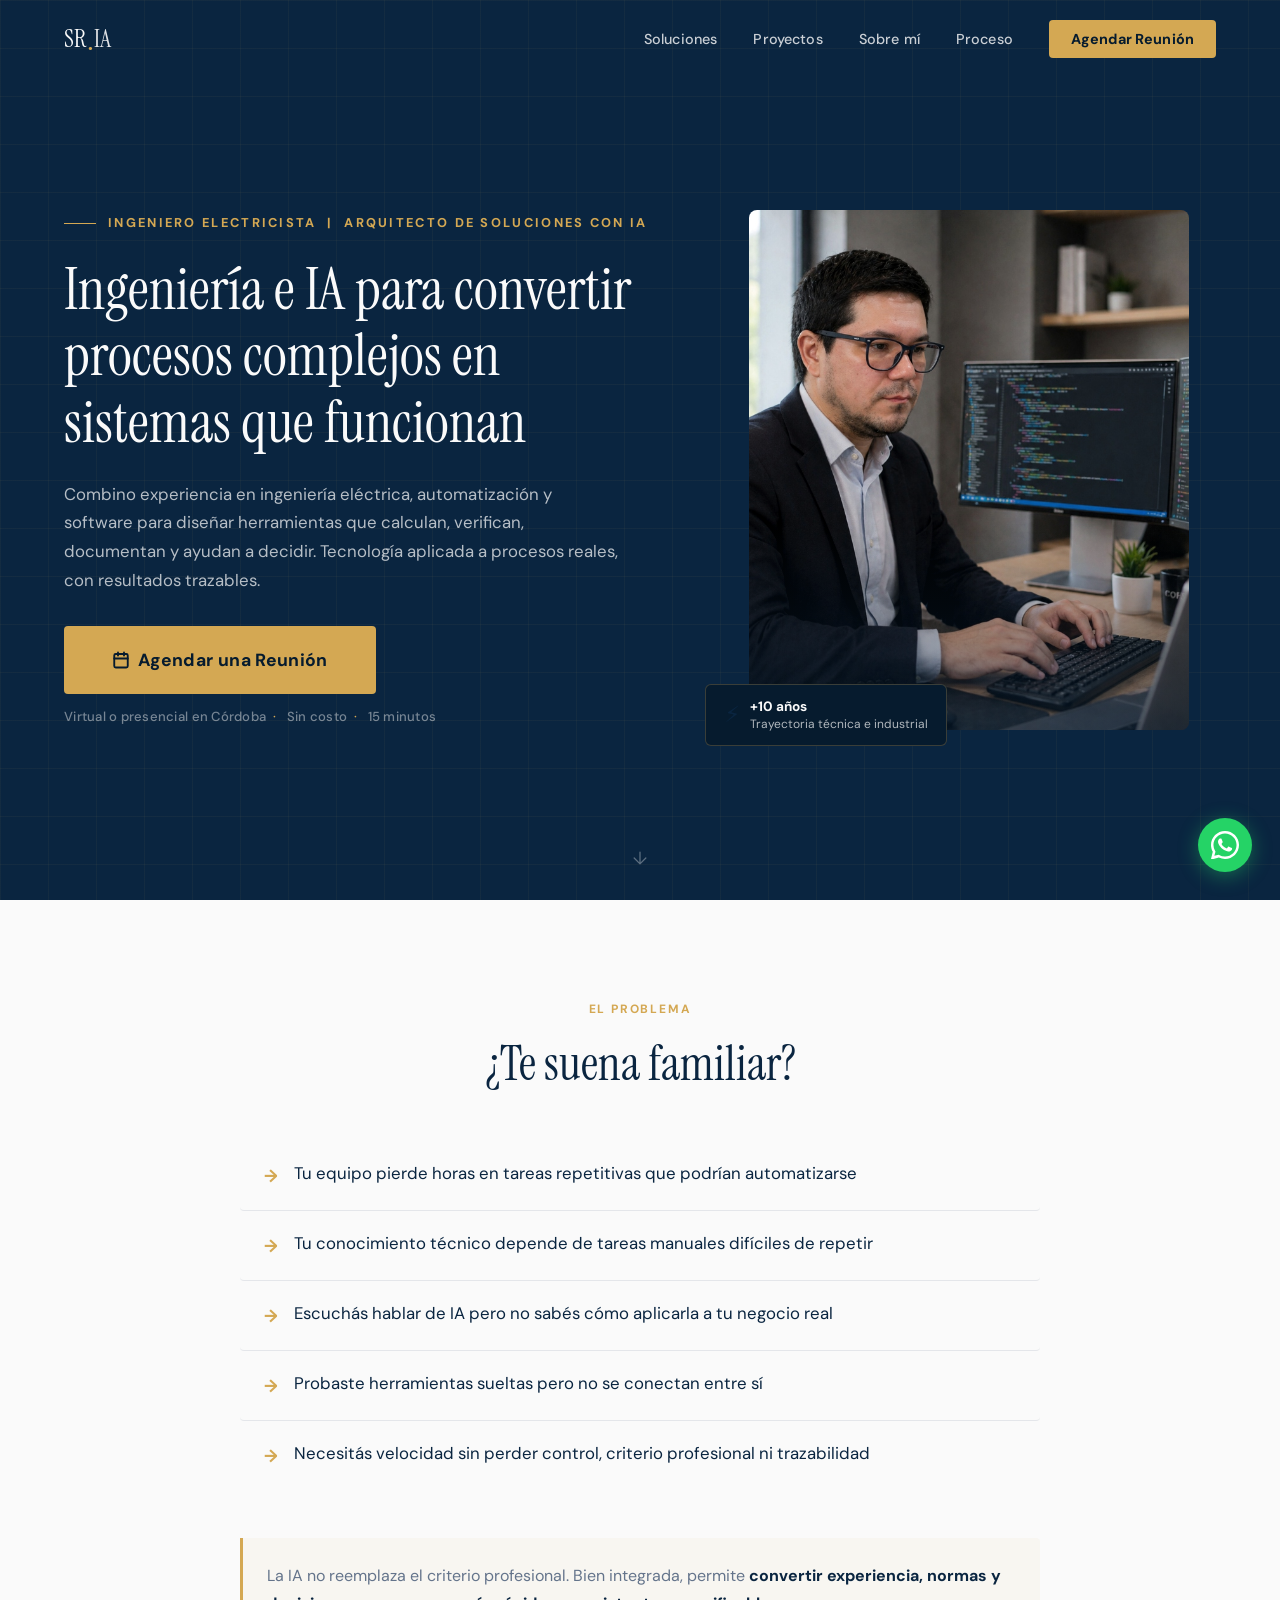
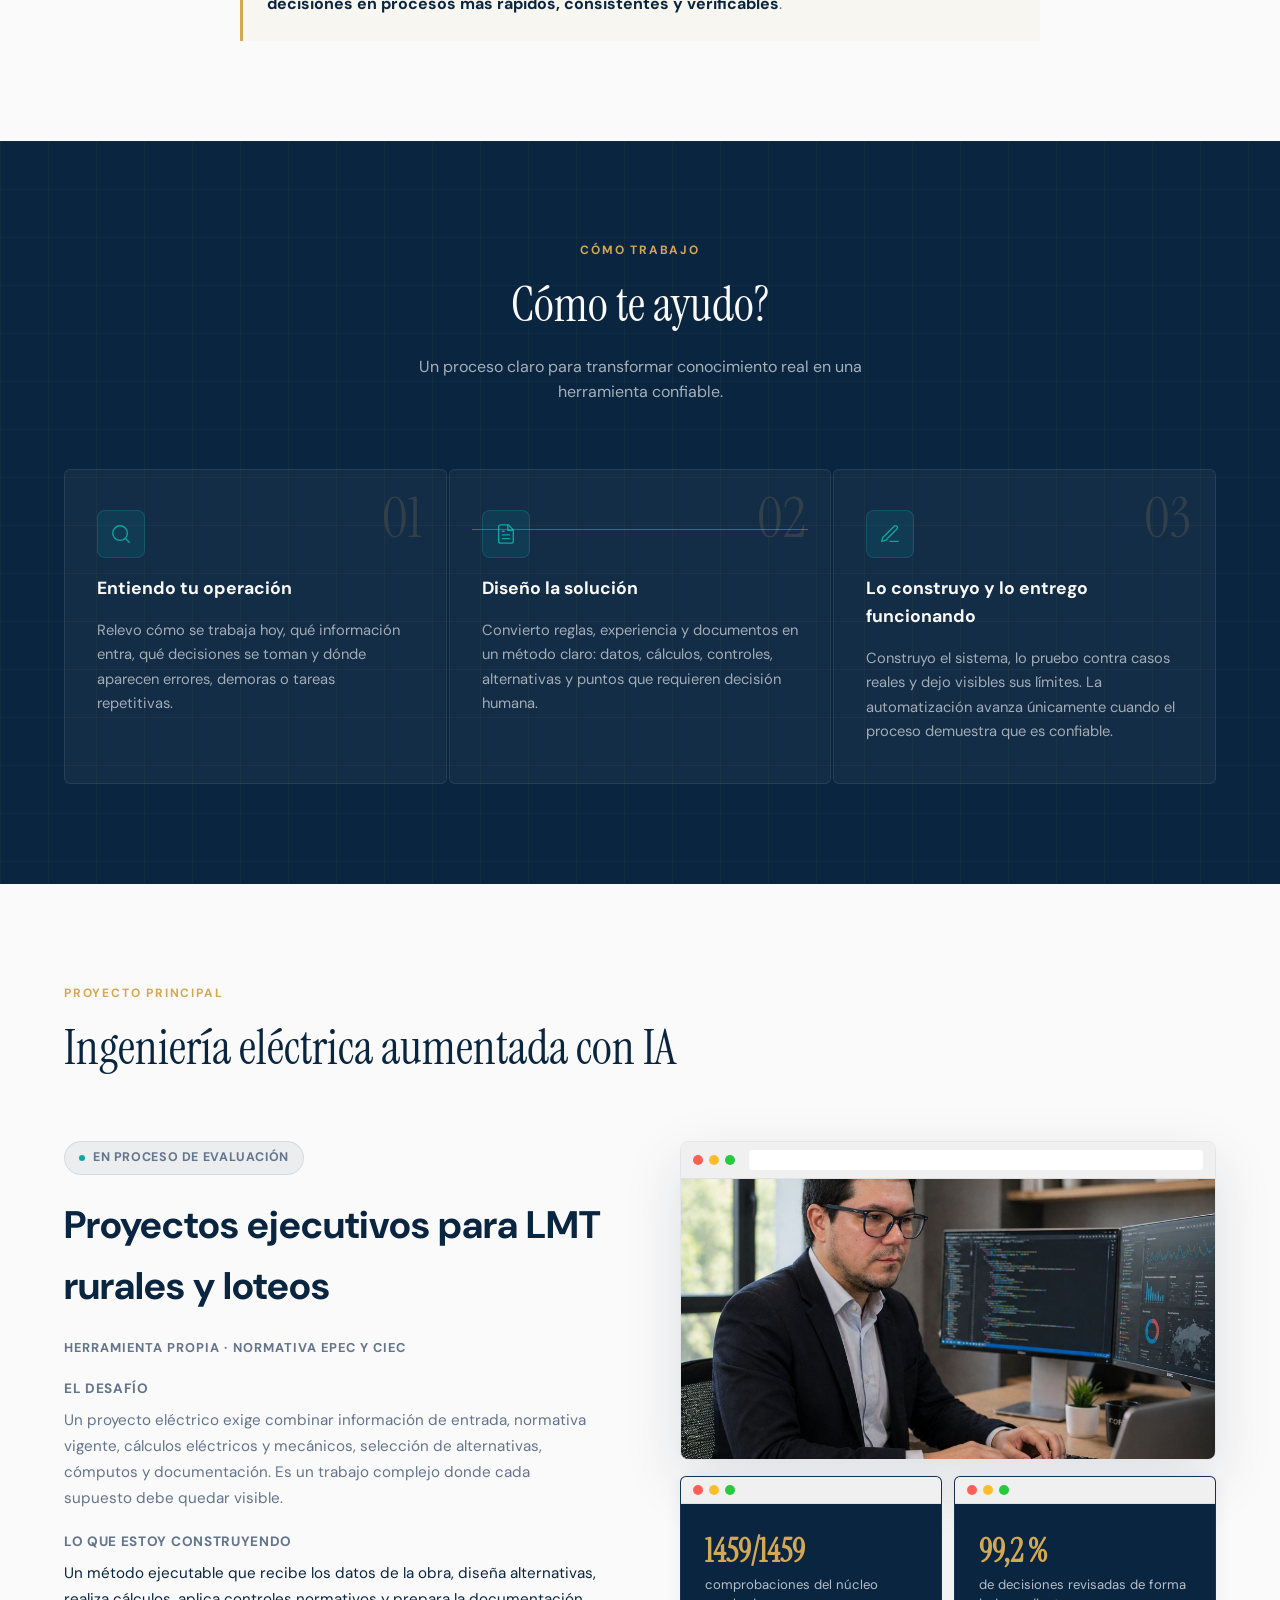
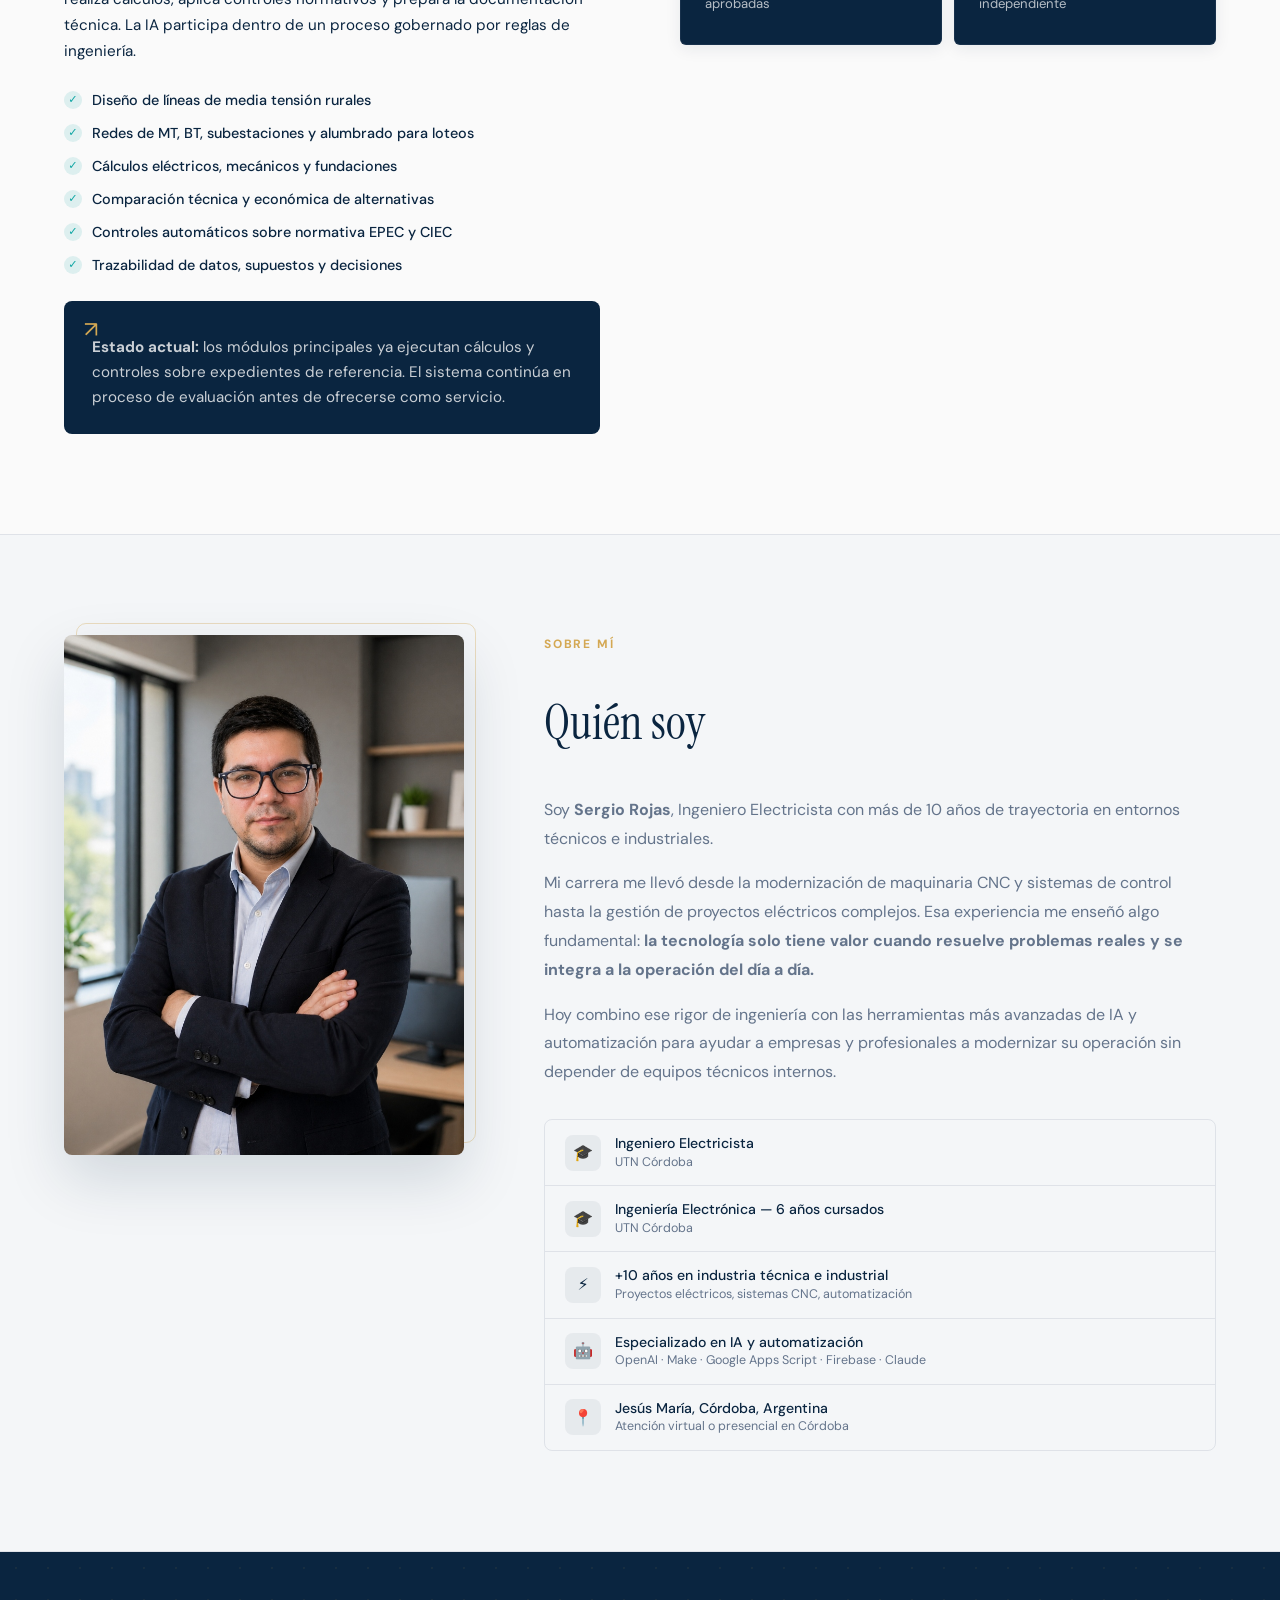
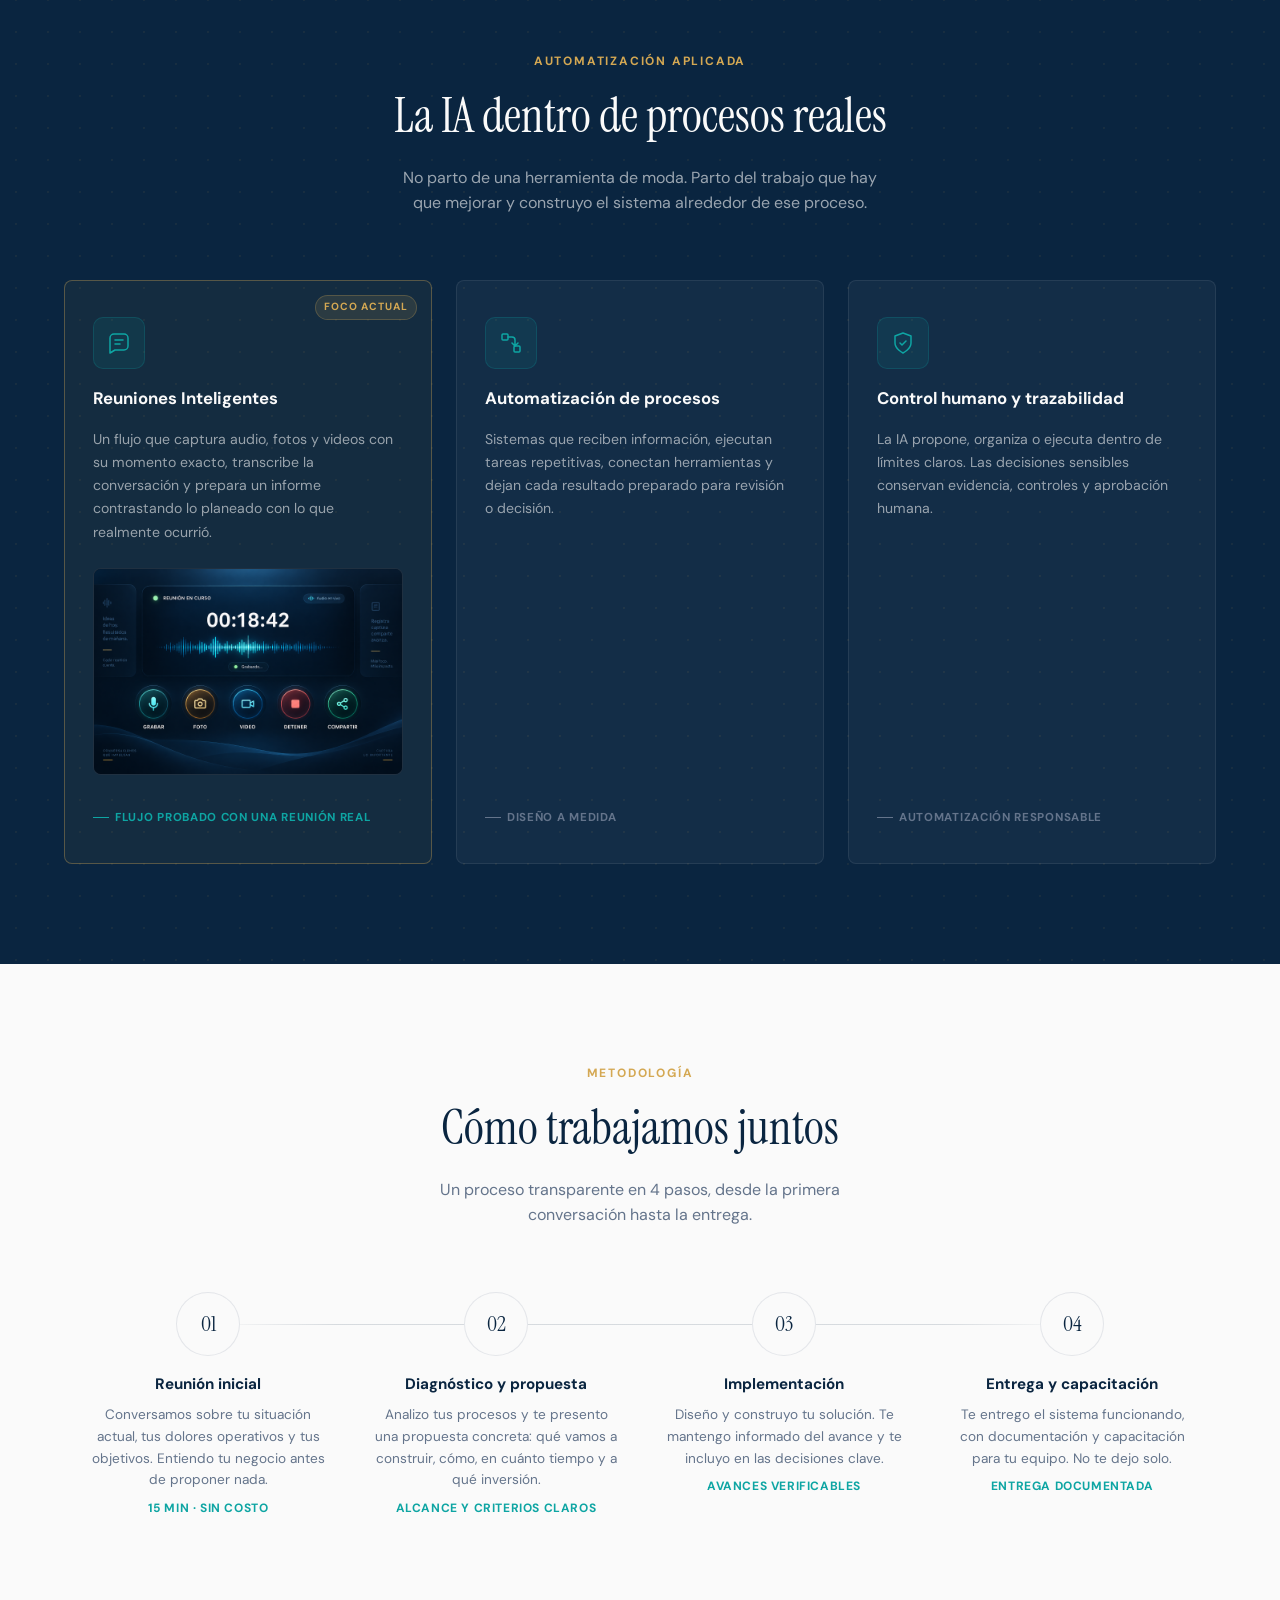
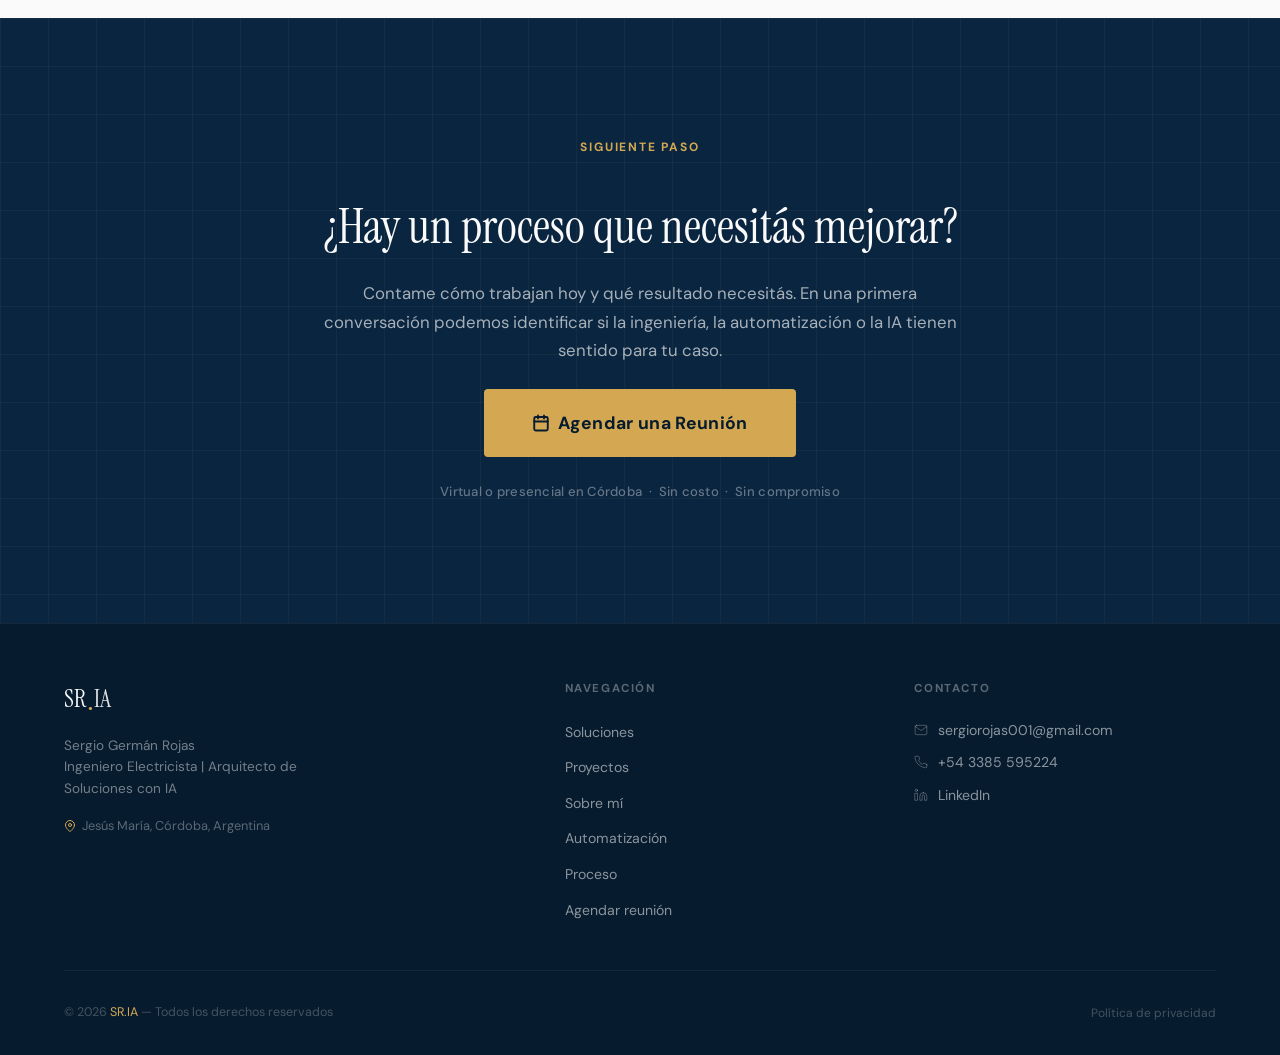
<file: index.html>
<!DOCTYPE html>
<html lang="es">
<head>
  <meta charset="UTF-8" />
  <meta name="viewport" content="width=device-width, initial-scale=1.0" />

  <!-- Google Search Console -->
  <meta name="google-site-verification" content="4U4uJUwh9jo7n9_C2tdCsdtSgpqYll49VVpbsHZ5dgk" />

  <!-- SEO -->
  <title>SR.IA | Ingeniería, IA aplicada y automatización de procesos</title>
  <meta name="description" content="Ing. Sergio Rojas: ingeniería eléctrica, inteligencia artificial aplicada y automatización de procesos profesionales. Proyectos concretos, sistemas verificables y soluciones a medida." />
  <meta name="robots" content="index, follow" />

  <!-- Canonical -->
  <link rel="canonical" href="https://srojas2020.github.io/sria/" />

  <!-- Open Graph -->
  <meta property="og:title" content="SR.IA | Ingeniería, IA aplicada y automatización" />
  <meta property="og:description" content="Combino ingeniería y software para transformar procesos técnicos y profesionales en sistemas claros, repetibles y verificables." />
  <meta property="og:type" content="website" />
  <meta property="og:locale" content="es_AR" />
  <meta property="og:url" content="https://srojas2020.github.io/sria/" />
  <meta property="og:site_name" content="SR.IA" />
  <meta property="og:image" content="https://srojas2020.github.io/sria/images/retrato.jpeg" />
  <meta property="og:image:alt" content="Sergio Rojas — Especialista en IA y Automatización para Empresas" />

  <!-- Twitter Card -->
  <meta name="twitter:card" content="summary_large_image" />
  <meta name="twitter:title" content="SR.IA | Ingeniería, IA aplicada y automatización" />
  <meta name="twitter:description" content="Ingeniería y software para transformar procesos técnicos y profesionales en sistemas verificables." />
  <meta name="twitter:image" content="https://srojas2020.github.io/sria/images/retrato.jpeg" />

  <!-- Schema.org JSON-LD -->
  <script type="application/ld+json">
  {
    "@context": "https://schema.org",
    "@graph": [
      {
        "@type": "Person",
        "@id": "https://srojas2020.github.io/sria/#sergio",
        "name": "Sergio Germán Rojas",
        "jobTitle": "Ingeniero Electricista y Especialista en IA y Automatización",
        "url": "https://srojas2020.github.io/sria/",
        "image": "https://srojas2020.github.io/sria/images/retrato.jpeg",
        "sameAs": [
          "https://linkedin.com/in/sergio-rojas-5a047173",
          "https://github.com/srojas2020"
        ],
        "address": {
          "@type": "PostalAddress",
          "addressLocality": "Jesús María",
          "addressRegion": "Córdoba",
          "addressCountry": "AR"
        }
      },
      {
        "@type": "Service",
        "@id": "https://srojas2020.github.io/sria/#servicio",
        "name": "Ingeniería, IA aplicada y automatización de procesos",
        "description": "Diseño e implementación de herramientas de ingeniería y sistemas de inteligencia artificial para automatizar procesos técnicos y profesionales.",
        "provider": { "@id": "https://srojas2020.github.io/sria/#sergio" },
        "serviceType": "Ingeniería y automatización de procesos con inteligencia artificial",
        "areaServed": {
          "@type": "Country",
          "name": "Argentina"
        },
        "url": "https://srojas2020.github.io/sria/"
      }
    ]
  }
  </script>

  <!-- Fonts -->
  <link rel="preconnect" href="https://fonts.googleapis.com" />
  <link rel="preconnect" href="https://fonts.gstatic.com" crossorigin />
  <link href="https://fonts.googleapis.com/css2?family=Instrument+Serif:ital@0;1&family=DM+Sans:wght@300;400;500;700&display=swap" rel="stylesheet" />

  <link rel="stylesheet" href="styles.css" />

  <!-- Favicon -->
  <link rel="icon" href="data:image/svg+xml,<svg xmlns='http://www.w3.org/2000/svg' viewBox='0 0 32 32'><rect width='32' height='32' fill='%230A2540'/><text x='4' y='24' font-family='serif' font-size='20' fill='%23D4A853'>S</text><circle cx='16' cy='22' r='2' fill='%23D4A853'/><text x='18' y='24' font-family='serif' font-size='14' fill='%23FAFAFA'>IA</text></svg>" />
  <link rel="apple-touch-icon" href="data:image/svg+xml,<svg xmlns='http://www.w3.org/2000/svg' viewBox='0 0 32 32'><rect width='32' height='32' fill='%230A2540'/><text x='4' y='24' font-family='serif' font-size='20' fill='%23D4A853'>S</text><circle cx='16' cy='22' r='2' fill='%23D4A853'/><text x='18' y='24' font-family='serif' font-size='14' fill='%23FAFAFA'>IA</text></svg>" />
</head>
<body>

  <!-- ============================================
       NAVIGATION
  ============================================ -->
  <nav class="navbar" role="navigation" aria-label="Navegación principal">
    <div class="container">
      <a href="#inicio" class="logo" aria-label="SR.IA - Inicio">
        <span class="logo-sr">SR</span><span class="logo-dot">.</span><span class="logo-ia">IA</span>
      </a>

      <ul class="nav-links" role="list">
        <li><a href="#solucion">Soluciones</a></li>
        <li><a href="#proyectos">Proyectos</a></li>
        <li><a href="#sobre-mi">Sobre mí</a></li>
        <li><a href="#proceso">Proceso</a></li>
        <li>
          <a href="#agendar" class="nav-cta">Agendar Reunión</a>
        </li>
      </ul>

      <button class="hamburger" aria-label="Abrir menú" aria-expanded="false">
        <span></span>
        <span></span>
        <span></span>
      </button>
    </div>
  </nav>

  <!-- Mobile Menu -->
  <div class="mobile-menu" role="dialog" aria-label="Menú móvil">
    <a href="#solucion">Soluciones</a>
    <a href="#proyectos">Proyectos</a>
    <a href="#sobre-mi">Sobre mí</a>
    <a href="#proceso">Proceso</a>
    <a href="#agendar" class="btn btn-primary">Agendar Reunión</a>
  </div>


  <!-- ============================================
       SECCIÓN 1: HERO
  ============================================ -->
  <section class="hero" id="inicio">
    <div class="container">
      <div class="hero-container">

        <!-- Content -->
        <div class="hero-content">
          <p class="hero-preheadline">
            Ingeniero Electricista &nbsp;|&nbsp; Arquitecto de Soluciones con IA
          </p>

          <h1 class="hero-h1">
            Ingeniería e IA para convertir procesos complejos en sistemas que funcionan
          </h1>

          <p class="hero-subheadline">
            Combino experiencia en ingeniería eléctrica, automatización y software para diseñar herramientas que calculan, verifican, documentan y ayudan a decidir. Tecnología aplicada a procesos reales, con resultados trazables.
          </p>

          <div class="hero-cta-group">
            <div>
              <a href="#agendar" class="btn btn-primary btn-lg">
                <svg width="18" height="18" viewBox="0 0 24 24" fill="none" stroke="currentColor" stroke-width="2.5" stroke-linecap="round" stroke-linejoin="round" aria-hidden="true">
                  <rect x="3" y="4" width="18" height="18" rx="2" ry="2"/>
                  <line x1="16" y1="2" x2="16" y2="6"/>
                  <line x1="8" y1="2" x2="8" y2="6"/>
                  <line x1="3" y1="10" x2="21" y2="10"/>
                </svg>
                Agendar una Reunión
              </a>
            </div>
            <p class="hero-microcopy">
              <span>Virtual o presencial en Córdoba</span>
              <span>Sin costo</span>
              <span>15 minutos</span>
            </p>
          </div>
        </div>

        <!-- Image -->
        <div class="hero-image-wrapper">
          <div class="hero-image-frame">
            <img
              src="images/ingeniero_trabajando.jpeg"
              alt="Sergio Rojas, Ingeniero Electricista especializado en IA"
              loading="eager"
            />
          </div>

          <div class="hero-badge">
            <span class="hero-badge-icon">⚡</span>
            <div class="hero-badge-text">
              <strong>+10 años</strong>
              Trayectoria técnica e industrial
            </div>
          </div>
        </div>

      </div>
    </div>

    <!-- Scroll indicator -->
    <div class="scroll-indicator" aria-hidden="true">
      <svg viewBox="0 0 24 24" fill="none" stroke-width="1.5" stroke-linecap="round" stroke-linejoin="round">
        <path d="M12 5v14M5 12l7 7 7-7"/>
      </svg>
    </div>
  </section>


  <!-- ============================================
       SECCIÓN 2: PROBLEMA
  ============================================ -->
  <section class="problema" id="problema">
    <div class="container">
      <div class="problema-inner">
        <span class="section-label fade-in">El problema</span>
        <h2 class="section-title fade-in fade-in-delay-1">¿Te suena familiar?</h2>

        <div class="problema-grid" role="list">
          <div class="pain-item fade-in fade-in-delay-1" role="listitem">
            <span class="pain-arrow" aria-hidden="true">→</span>
            <p class="pain-text">Tu equipo pierde horas en tareas repetitivas que podrían automatizarse</p>
          </div>
          <div class="pain-item fade-in fade-in-delay-2" role="listitem">
            <span class="pain-arrow" aria-hidden="true">→</span>
            <p class="pain-text">Tu conocimiento técnico depende de tareas manuales difíciles de repetir</p>
          </div>
          <div class="pain-item fade-in fade-in-delay-3" role="listitem">
            <span class="pain-arrow" aria-hidden="true">→</span>
            <p class="pain-text">Escuchás hablar de IA pero no sabés cómo aplicarla a tu negocio real</p>
          </div>
          <div class="pain-item fade-in fade-in-delay-4" role="listitem">
            <span class="pain-arrow" aria-hidden="true">→</span>
            <p class="pain-text">Probaste herramientas sueltas pero no se conectan entre sí</p>
          </div>
          <div class="pain-item fade-in" role="listitem">
            <span class="pain-arrow" aria-hidden="true">→</span>
            <p class="pain-text">Necesitás velocidad sin perder control, criterio profesional ni trazabilidad</p>
          </div>
        </div>

        <blockquote class="problema-close fade-in">
          La IA no reemplaza el criterio profesional. Bien integrada, permite <strong>convertir experiencia, normas y decisiones en procesos más rápidos, consistentes y verificables</strong>.
        </blockquote>
      </div>
    </div>
  </section>


  <!-- ============================================
       SECCIÓN 3: SOLUCIÓN
  ============================================ -->
  <section class="solucion" id="solucion">
    <div class="container">
      <div class="solucion-header fade-in">
        <span class="section-label">Cómo trabajo</span>
        <h2 class="section-title light">Cómo te ayudo?</h2>
        <p>Un proceso claro para transformar conocimiento real en una herramienta confiable.</p>
      </div>

      <div class="pilares-grid">

        <!-- Pilar 1 -->
        <div class="pilar-card fade-in fade-in-delay-1">
          <span class="pilar-number" aria-hidden="true">01</span>
          <div class="pilar-icon" aria-hidden="true">
            <!-- Lupa / Diagnóstico -->
            <svg viewBox="0 0 24 24" stroke-width="1.5" stroke-linecap="round" stroke-linejoin="round">
              <circle cx="11" cy="11" r="8"/>
              <path d="m21 21-4.35-4.35"/>
            </svg>
          </div>
          <h3 class="pilar-title">Entiendo tu operación</h3>
          <p class="pilar-text">Relevo cómo se trabaja hoy, qué información entra, qué decisiones se toman y dónde aparecen errores, demoras o tareas repetitivas.</p>
        </div>

        <!-- Pilar 2 -->
        <div class="pilar-card fade-in fade-in-delay-2">
          <span class="pilar-number" aria-hidden="true">02</span>
          <div class="pilar-icon" aria-hidden="true">
            <!-- Blueprint / Diseño -->
            <svg viewBox="0 0 24 24" stroke-width="1.5" stroke-linecap="round" stroke-linejoin="round">
              <path d="M14.5 2H6a2 2 0 0 0-2 2v16a2 2 0 0 0 2 2h12a2 2 0 0 0 2-2V7.5L14.5 2z"/>
              <polyline points="14 2 14 8 20 8"/>
              <line x1="16" y1="13" x2="8" y2="13"/>
              <line x1="16" y1="17" x2="8" y2="17"/>
              <line x1="10" y1="9" x2="8" y2="9"/>
            </svg>
          </div>
          <h3 class="pilar-title">Diseño la solución</h3>
          <p class="pilar-text">Convierto reglas, experiencia y documentos en un método claro: datos, cálculos, controles, alternativas y puntos que requieren decisión humana.</p>
        </div>

        <!-- Pilar 3 -->
        <div class="pilar-card fade-in fade-in-delay-3">
          <span class="pilar-number" aria-hidden="true">03</span>
          <div class="pilar-icon" aria-hidden="true">
            <!-- Engranaje / Implementación -->
            <svg viewBox="0 0 24 24" stroke-width="1.5" stroke-linecap="round" stroke-linejoin="round">
              <path d="M12 20h9"/>
              <path d="M16.5 3.5a2.121 2.121 0 0 1 3 3L7 19l-4 1 1-4L16.5 3.5z"/>
            </svg>
          </div>
          <h3 class="pilar-title">Lo construyo y lo entrego funcionando</h3>
          <p class="pilar-text">Construyo el sistema, lo pruebo contra casos reales y dejo visibles sus límites. La automatización avanza únicamente cuando el proceso demuestra que es confiable.</p>
        </div>

      </div>
    </div>
  </section>


  <!-- ============================================
       SECCIÓN 4: PROYECTO PRINCIPAL
  ============================================ -->
  <section class="caso" id="proyectos">
    <div class="container">
      <div class="caso-header fade-in">
        <span class="section-label">Proyecto principal</span>
        <h2 class="section-title">Ingeniería eléctrica aumentada con IA</h2>
      </div>

      <div class="caso-inner">

        <!-- Text -->
        <div class="caso-text">
          <span class="caso-badge">En proceso de evaluación</span>
          <h3 class="caso-title">Proyectos ejecutivos para LMT rurales y loteos</h3>
          <p style="font-size:0.8rem;font-weight:700;color:var(--support);letter-spacing:0.08em;text-transform:uppercase;">
            Herramienta propia · Normativa EPEC y CIEC
          </p>

          <div>
            <p style="font-size:0.85rem;font-weight:700;color:var(--support);letter-spacing:0.05em;text-transform:uppercase;margin-bottom:8px;">El desafío</p>
            <p class="caso-problem">
              Un proyecto eléctrico exige combinar información de entrada, normativa vigente, cálculos eléctricos y mecánicos, selección de alternativas, cómputos y documentación. Es un trabajo complejo donde cada supuesto debe quedar visible.
            </p>
          </div>

          <div>
            <p style="font-size:0.85rem;font-weight:700;color:var(--support);letter-spacing:0.05em;text-transform:uppercase;margin-bottom:8px;">Lo que estoy construyendo</p>
            <p class="caso-solution-text">
              Un método ejecutable que recibe los datos de la obra, diseña alternativas, realiza cálculos, aplica controles normativos y prepara la documentación técnica. La IA participa dentro de un proceso gobernado por reglas de ingeniería.
            </p>
          </div>

          <div class="caso-features" role="list">
            <div class="feature-item" role="listitem">
              <span class="feature-check" aria-hidden="true">✓</span>
              Diseño de líneas de media tensión rurales
            </div>
            <div class="feature-item" role="listitem">
              <span class="feature-check" aria-hidden="true">✓</span>
              Redes de MT, BT, subestaciones y alumbrado para loteos
            </div>
            <div class="feature-item" role="listitem">
              <span class="feature-check" aria-hidden="true">✓</span>
              Cálculos eléctricos, mecánicos y fundaciones
            </div>
            <div class="feature-item" role="listitem">
              <span class="feature-check" aria-hidden="true">✓</span>
              Comparación técnica y económica de alternativas
            </div>
            <div class="feature-item" role="listitem">
              <span class="feature-check" aria-hidden="true">✓</span>
              Controles automáticos sobre normativa EPEC y CIEC
            </div>
            <div class="feature-item" role="listitem">
              <span class="feature-check" aria-hidden="true">✓</span>
              Trazabilidad de datos, supuestos y decisiones
            </div>
          </div>

          <div class="caso-testimonial project-status-note">
            <p><strong>Estado actual:</strong> los módulos principales ya ejecutan cálculos y controles sobre expedientes de referencia. El sistema continúa en proceso de evaluación antes de ofrecerse como servicio.</p>
          </div>
        </div>

        <!-- Screenshots -->
        <div class="caso-screenshots fade-in fade-in-delay-2">

          <!-- Main screenshot -->
          <div class="screenshot-main">
            <div class="browser-bar" aria-hidden="true">
              <div class="browser-dot"></div>
              <div class="browser-dot"></div>
              <div class="browser-dot"></div>
              <div class="browser-bar-url"></div>
            </div>
            <!--
              Vista conceptual del flujo de ingeniería automatizada.
            -->
            <img
              class="screenshot-img"
              src="images/ingeniero_trabajando.jpeg"
              alt="Ingeniería eléctrica y automatización aplicada al desarrollo de proyectos ejecutivos"
              loading="lazy"
              onerror="this.style.display='none'; this.nextElementSibling.style.display='flex';"
            />
            <div class="screenshot-placeholder" style="display:none;">
              <svg viewBox="0 0 24 24" stroke-width="1.5" stroke-linecap="round" stroke-linejoin="round">
                <rect x="3" y="3" width="18" height="18" rx="2"/>
                <circle cx="8.5" cy="8.5" r="1.5"/>
                <polyline points="21 15 16 10 5 21"/>
              </svg>
              <span>Ingeniería + datos + controles normativos</span>
            </div>
          </div>

          <!-- Thumbnail screenshots -->
          <div class="screenshot-thumbnails">
            <div class="screenshot-thumb project-metric" aria-label="Validación del motor de cálculo">
              <div class="browser-bar" aria-hidden="true">
                <div class="browser-dot"></div>
                <div class="browser-dot"></div>
                <div class="browser-dot"></div>
              </div>
              <div class="metric-content"><strong>1459/1459</strong><span>comprobaciones del núcleo aprobadas</span></div>
            </div>

            <div class="screenshot-thumb project-metric" aria-label="Cobertura del revisor independiente">
              <div class="browser-bar" aria-hidden="true">
                <div class="browser-dot"></div>
                <div class="browser-dot"></div>
                <div class="browser-dot"></div>
              </div>
              <div class="metric-content"><strong>99,2 %</strong><span>de decisiones revisadas de forma independiente</span></div>
            </div>
          </div>
        </div>

      </div>
    </div>
  </section>


  <!-- ============================================
       SECCIÓN 5: SOBRE MÍ
  ============================================ -->
  <section class="sobre-mi" id="sobre-mi">
    <div class="container">
      <div class="sobre-inner">

        <!-- Image -->
        <div class="sobre-image-wrapper fade-in">
          <div class="sobre-image-frame">
            <!--
            -->
            <img
              src="images/retrato.jpeg"
              alt="Sergio Rojas — Ingeniero Electricista y especialista en IA"
              loading="lazy"
            />
          </div>
          <div class="sobre-image-accent" aria-hidden="true"></div>
        </div>

        <!-- Content -->
        <div class="sobre-content">
          <span class="section-label fade-in">Sobre mí</span>
          <h2 class="section-title fade-in fade-in-delay-1">Quién soy</h2>

          <div class="sobre-bio fade-in fade-in-delay-2">
            <p>
              Soy <strong>Sergio Rojas</strong>, Ingeniero Electricista con más de 10 años de trayectoria en entornos técnicos e industriales.
            </p>
            <p>
              Mi carrera me llevó desde la modernización de maquinaria CNC y sistemas de control hasta la gestión de proyectos eléctricos complejos. Esa experiencia me enseñó algo fundamental: <strong>la tecnología solo tiene valor cuando resuelve problemas reales y se integra a la operación del día a día.</strong>
            </p>
            <p>
              Hoy combino ese rigor de ingeniería con las herramientas más avanzadas de IA y automatización para ayudar a empresas y profesionales a modernizar su operación sin depender de equipos técnicos internos.
            </p>
          </div>

          <div class="credenciales fade-in fade-in-delay-3" role="list">
            <div class="credencial-item" role="listitem">
              <div class="credencial-icon" aria-hidden="true">🎓</div>
              <div class="credencial-text">
                Ingeniero Electricista
                <span>UTN Córdoba</span>
              </div>
            </div>
            <div class="credencial-item" role="listitem">
              <div class="credencial-icon" aria-hidden="true">🎓</div>
              <div class="credencial-text">
                Ingeniería Electrónica — 6 años cursados
                <span>UTN Córdoba</span>
              </div>
            </div>
            <div class="credencial-item" role="listitem">
              <div class="credencial-icon" aria-hidden="true">⚡</div>
              <div class="credencial-text">
                +10 años en industria técnica e industrial
                <span>Proyectos eléctricos, sistemas CNC, automatización</span>
              </div>
            </div>
            <div class="credencial-item" role="listitem">
              <div class="credencial-icon" aria-hidden="true">🤖</div>
              <div class="credencial-text">
                Especializado en IA y automatización
                <span>OpenAI · Make · Google Apps Script · Firebase · Claude</span>
              </div>
            </div>
            <div class="credencial-item" role="listitem">
              <div class="credencial-icon" aria-hidden="true">📍</div>
              <div class="credencial-text">
                Jesús María, Córdoba, Argentina
                <span>Atención virtual o presencial en Córdoba</span>
              </div>
            </div>
          </div>
        </div>

      </div>
    </div>
  </section>


  <!-- ============================================
       SECCIÓN 6: AUTOMATIZACIÓN Y PROYECTO COMPLEMENTARIO
  ============================================ -->
  <section class="sectores" id="automatizacion">
    <div class="container">
      <div class="sectores-header fade-in">
        <span class="section-label">Automatización aplicada</span>
        <h2 class="section-title light">La IA dentro de procesos reales</h2>
        <p>No parto de una herramienta de moda. Parto del trabajo que hay que mejorar y construyo el sistema alrededor de ese proceso.</p>
      </div>

      <div class="sectores-grid">

        <!-- Proyecto complementario -->
        <div class="sector-card featured fade-in fade-in-delay-1">
          <div class="sector-icon" aria-hidden="true">
            <!-- Conversación y evidencia -->
            <svg viewBox="0 0 24 24" stroke-width="1.5" stroke-linecap="round" stroke-linejoin="round">
              <path d="M21 15a4 4 0 0 1-4 4H8l-5 3V7a4 4 0 0 1 4-4h10a4 4 0 0 1 4 4z"/>
              <path d="M8 9h8M8 13h5"/>
            </svg>
          </div>
          <h3 class="sector-title">Reuniones Inteligentes</h3>
          <p class="sector-text">
            Un flujo que captura audio, fotos y videos con su momento exacto, transcribe la conversación y prepara un informe contrastando lo planeado con lo que realmente ocurrió.
          </p>
          <img class="project-card-image" src="images/reuniones-inteligentes-v2.png" alt="Interfaz conceptual de Reuniones Inteligentes con controles para grabar, tomar fotos, registrar video, detener y compartir" loading="lazy" />
          <span class="sector-tag active">Flujo probado con una reunión real</span>
        </div>

        <!-- Enfoque 2 -->
        <div class="sector-card fade-in fade-in-delay-2">
          <div class="sector-icon" aria-hidden="true">
            <!-- Flujo -->
            <svg viewBox="0 0 24 24" stroke-width="1.5" stroke-linecap="round" stroke-linejoin="round">
              <rect x="3" y="3" width="6" height="6" rx="1"/>
              <rect x="15" y="15" width="6" height="6" rx="1"/>
              <path d="M9 6h4a3 3 0 0 1 3 3v6M13 12l3 3 3-3"/>
            </svg>
          </div>
          <h3 class="sector-title">Automatización de procesos</h3>
          <p class="sector-text">
            Sistemas que reciben información, ejecutan tareas repetitivas, conectan herramientas y dejan cada resultado preparado para revisión o decisión.
          </p>
          <span class="sector-tag">Diseño a medida</span>
        </div>

        <!-- Enfoque 3 -->
        <div class="sector-card fade-in fade-in-delay-3">
          <div class="sector-icon" aria-hidden="true">
            <!-- Control -->
            <svg viewBox="0 0 24 24" stroke-width="1.5" stroke-linecap="round" stroke-linejoin="round">
              <path d="M12 22s8-4 8-10V5l-8-3-8 3v7c0 6 8 10 8 10z"/>
              <path d="m9 12 2 2 4-4"/>
            </svg>
          </div>
          <h3 class="sector-title">Control humano y trazabilidad</h3>
          <p class="sector-text">
            La IA propone, organiza o ejecuta dentro de límites claros. Las decisiones sensibles conservan evidencia, controles y aprobación humana.
          </p>
          <span class="sector-tag">Automatización responsable</span>
        </div>

      </div>
    </div>
  </section>


  <!-- ============================================
       SECCIÓN 7: PROCESO
  ============================================ -->
  <section class="proceso" id="proceso">
    <div class="container">
      <div class="proceso-header fade-in">
        <span class="section-label">Metodología</span>
        <h2 class="section-title">Cómo trabajamos juntos</h2>
        <p>Un proceso transparente en 4 pasos, desde la primera conversación hasta la entrega.</p>
      </div>

      <div class="proceso-steps">

        <div class="step fade-in fade-in-delay-1">
          <div class="step-number-wrapper" aria-hidden="true">
            <span class="step-number">01</span>
          </div>
          <div class="step-content">
            <h3 class="step-title">Reunión inicial</h3>
            <p class="step-text">
              Conversamos sobre tu situación actual, tus dolores operativos y tus objetivos. Entiendo tu negocio antes de proponer nada.
            </p>
            <span class="step-meta">15 min · Sin costo</span>
          </div>
        </div>

        <div class="step fade-in fade-in-delay-2">
          <div class="step-number-wrapper" aria-hidden="true">
            <span class="step-number">02</span>
          </div>
          <div class="step-content">
            <h3 class="step-title">Diagnóstico y propuesta</h3>
            <p class="step-text">
              Analizo tus procesos y te presento una propuesta concreta: qué vamos a construir, cómo, en cuánto tiempo y a qué inversión.
            </p>
            <span class="step-meta">Alcance y criterios claros</span>
          </div>
        </div>

        <div class="step fade-in fade-in-delay-3">
          <div class="step-number-wrapper" aria-hidden="true">
            <span class="step-number">03</span>
          </div>
          <div class="step-content">
            <h3 class="step-title">Implementación</h3>
            <p class="step-text">
              Diseño y construyo tu solución. Te mantengo informado del avance y te incluyo en las decisiones clave.
            </p>
            <span class="step-meta">Avances verificables</span>
          </div>
        </div>

        <div class="step fade-in fade-in-delay-4">
          <div class="step-number-wrapper" aria-hidden="true">
            <span class="step-number">04</span>
          </div>
          <div class="step-content">
            <h3 class="step-title">Entrega y capacitación</h3>
            <p class="step-text">
              Te entrego el sistema funcionando, con documentación y capacitación para tu equipo. No te dejo solo.
            </p>
            <span class="step-meta">Entrega documentada</span>
          </div>
        </div>

      </div>
    </div>
  </section>


  <!-- ============================================
       SECCIÓN 8: CTA FINAL
  ============================================ -->
  <section class="cta-final" id="agendar">
    <div class="container">
      <div class="cta-final-inner">
        <span class="section-label fade-in">Siguiente paso</span>
        <h2 class="fade-in fade-in-delay-1">¿Hay un proceso que necesitás mejorar?</h2>
        <p class="fade-in fade-in-delay-2">
          Contame cómo trabajan hoy y qué resultado necesitás. En una primera conversación podemos identificar si la ingeniería, la automatización o la IA tienen sentido para tu caso.
        </p>
        <div class="fade-in fade-in-delay-3">
          <a
            href="https://calendly.com/sergiorojas001/30min"
            target="_blank"
            rel="noopener noreferrer"
            class="btn btn-primary btn-lg"
          >
            <svg width="18" height="18" viewBox="0 0 24 24" fill="none" stroke="currentColor" stroke-width="2.5" stroke-linecap="round" stroke-linejoin="round" aria-hidden="true">
              <rect x="3" y="4" width="18" height="18" rx="2" ry="2"/>
              <line x1="16" y1="2" x2="16" y2="6"/>
              <line x1="8" y1="2" x2="8" y2="6"/>
              <line x1="3" y1="10" x2="21" y2="10"/>
            </svg>
            Agendar una Reunión
          </a>
        </div>
        <p class="cta-final-microcopy fade-in fade-in-delay-4">
          Virtual o presencial en Córdoba &nbsp;·&nbsp; Sin costo &nbsp;·&nbsp; Sin compromiso
        </p>
      </div>
    </div>
  </section>


  <!-- ============================================
       FOOTER
  ============================================ -->
  <footer class="footer" role="contentinfo">
    <div class="container">
      <div class="footer-inner">

        <!-- Brand -->
        <div class="footer-brand">
          <a href="#inicio" class="logo" aria-label="SR.IA - Inicio">
            <span class="logo-sr">SR</span><span class="logo-dot">.</span><span class="logo-ia">IA</span>
          </a>
          <p class="footer-tagline">
            Sergio Germán Rojas<br />
            Ingeniero Electricista | Arquitecto de Soluciones con IA
          </p>
          <p class="footer-location">
            <svg viewBox="0 0 24 24" fill="none" stroke-width="2" stroke-linecap="round" stroke-linejoin="round" aria-hidden="true">
              <path d="M21 10c0 7-9 13-9 13s-9-6-9-13a9 9 0 0 1 18 0z"/>
              <circle cx="12" cy="10" r="3"/>
            </svg>
            Jesús María, Córdoba, Argentina
          </p>
        </div>

        <!-- Nav -->
        <div class="footer-col">
          <h4>Navegación</h4>
          <ul class="footer-links" role="list">
            <li><a href="#solucion">Soluciones</a></li>
            <li><a href="#proyectos">Proyectos</a></li>
            <li><a href="#sobre-mi">Sobre mí</a></li>
            <li><a href="#automatizacion">Automatización</a></li>
            <li><a href="#proceso">Proceso</a></li>
            <li><a href="#agendar">Agendar reunión</a></li>
          </ul>
        </div>

        <!-- Contact -->
        <div class="footer-col">
          <h4>Contacto</h4>
          <div class="footer-contact-item">
            <svg class="footer-contact-icon" viewBox="0 0 24 24" fill="none" stroke-width="1.5" stroke-linecap="round" stroke-linejoin="round" aria-hidden="true">
              <path d="M4 4h16c1.1 0 2 .9 2 2v12c0 1.1-.9 2-2 2H4c-1.1 0-2-.9-2-2V6c0-1.1.9-2 2-2z"/>
              <polyline points="22,6 12,13 2,6"/>
            </svg>
            <a href="mailto:sergiorojas001@gmail.com">sergiorojas001@gmail.com</a>
          </div>
          <div class="footer-contact-item">
            <svg class="footer-contact-icon" viewBox="0 0 24 24" fill="none" stroke-width="1.5" stroke-linecap="round" stroke-linejoin="round" aria-hidden="true">
              <path d="M22 16.92v3a2 2 0 0 1-2.18 2 19.79 19.79 0 0 1-8.63-3.07A19.5 19.5 0 0 1 4.69 13a19.79 19.79 0 0 1-3.07-8.67A2 2 0 0 1 3.77 2h3a2 2 0 0 1 2 1.72c.127.96.361 1.903.7 2.81a2 2 0 0 1-.45 2.11L7.91 9.91a16 16 0 0 0 6.18 6.18l1.17-1.17a2 2 0 0 1 2.11-.45c.907.339 1.85.573 2.81.7A2 2 0 0 1 22 16.92z"/>
            </svg>
            <a href="tel:+543385595224">+54 3385 595224</a>
          </div>
          <div class="footer-contact-item">
            <svg class="footer-contact-icon" viewBox="0 0 24 24" fill="none" stroke-width="1.5" stroke-linecap="round" stroke-linejoin="round" aria-hidden="true">
              <path d="M16 8a6 6 0 0 1 6 6v7h-4v-7a2 2 0 0 0-2-2 2 2 0 0 0-2 2v7h-4v-7a6 6 0 0 1 6-6z"/>
              <rect x="2" y="9" width="4" height="12"/>
              <circle cx="4" cy="4" r="2"/>
            </svg>
            <a href="https://linkedin.com/in/sergio-rojas-5a047173" target="_blank" rel="noopener noreferrer">LinkedIn</a>
          </div>
        </div>

      </div>

      <div class="footer-bottom">
        <p class="footer-copyright">
          © 2026 <span>SR.IA</span> — Todos los derechos reservados
        </p>
        <nav class="footer-legal" aria-label="Legal">
          <a href="privacidad.html">Política de privacidad</a>
        </nav>
      </div>
    </div>
  </footer>


  <!-- WhatsApp flotante -->
  <a
    href="https://wa.me/543385595224?text=Hola%20Sergio%2C%20me%20interesa%20conocer%20m%C3%A1s%20sobre%20tus%20soluciones%20de%20IA"
    class="whatsapp-float"
    target="_blank"
    rel="noopener noreferrer"
    aria-label="Contactar por WhatsApp"
  >
    <svg viewBox="0 0 24 24" xmlns="http://www.w3.org/2000/svg" aria-hidden="true">
      <path d="M17.472 14.382c-.297-.149-1.758-.867-2.03-.967-.273-.099-.471-.148-.67.15-.197.297-.767.966-.94 1.164-.173.199-.347.223-.644.075-.297-.15-1.255-.463-2.39-1.475-.883-.788-1.48-1.761-1.653-2.059-.173-.297-.018-.458.13-.606.134-.133.298-.347.446-.52.149-.174.198-.298.298-.497.099-.198.05-.371-.025-.52-.075-.149-.669-1.612-.916-2.207-.242-.579-.487-.5-.669-.51-.173-.008-.371-.01-.57-.01-.198 0-.52.074-.792.372-.272.297-1.04 1.016-1.04 2.479 0 1.462 1.065 2.875 1.213 3.074.149.198 2.096 3.2 5.077 4.487.709.306 1.262.489 1.694.625.712.227 1.36.195 1.871.118.571-.085 1.758-.719 2.006-1.413.248-.694.248-1.289.173-1.413-.074-.124-.272-.198-.57-.347z"/>
      <path d="M12 0C5.373 0 0 5.373 0 12c0 2.128.558 4.121 1.533 5.851L.066 23.734a.5.5 0 0 0 .615.625l6.064-1.595A11.94 11.94 0 0 0 12 24c6.627 0 12-5.373 12-12S18.627 0 12 0zm0 21.9a9.875 9.875 0 0 1-5.03-1.376l-.36-.214-3.736.981.999-3.647-.235-.374A9.87 9.87 0 0 1 2.1 12c0-5.461 4.439-9.9 9.9-9.9 5.461 0 9.9 4.439 9.9 9.9 0 5.461-4.439 9.9-9.9 9.9z"/>
    </svg>
  </a>


  <script src="script.js"></script>
</body>
</html>
</file>
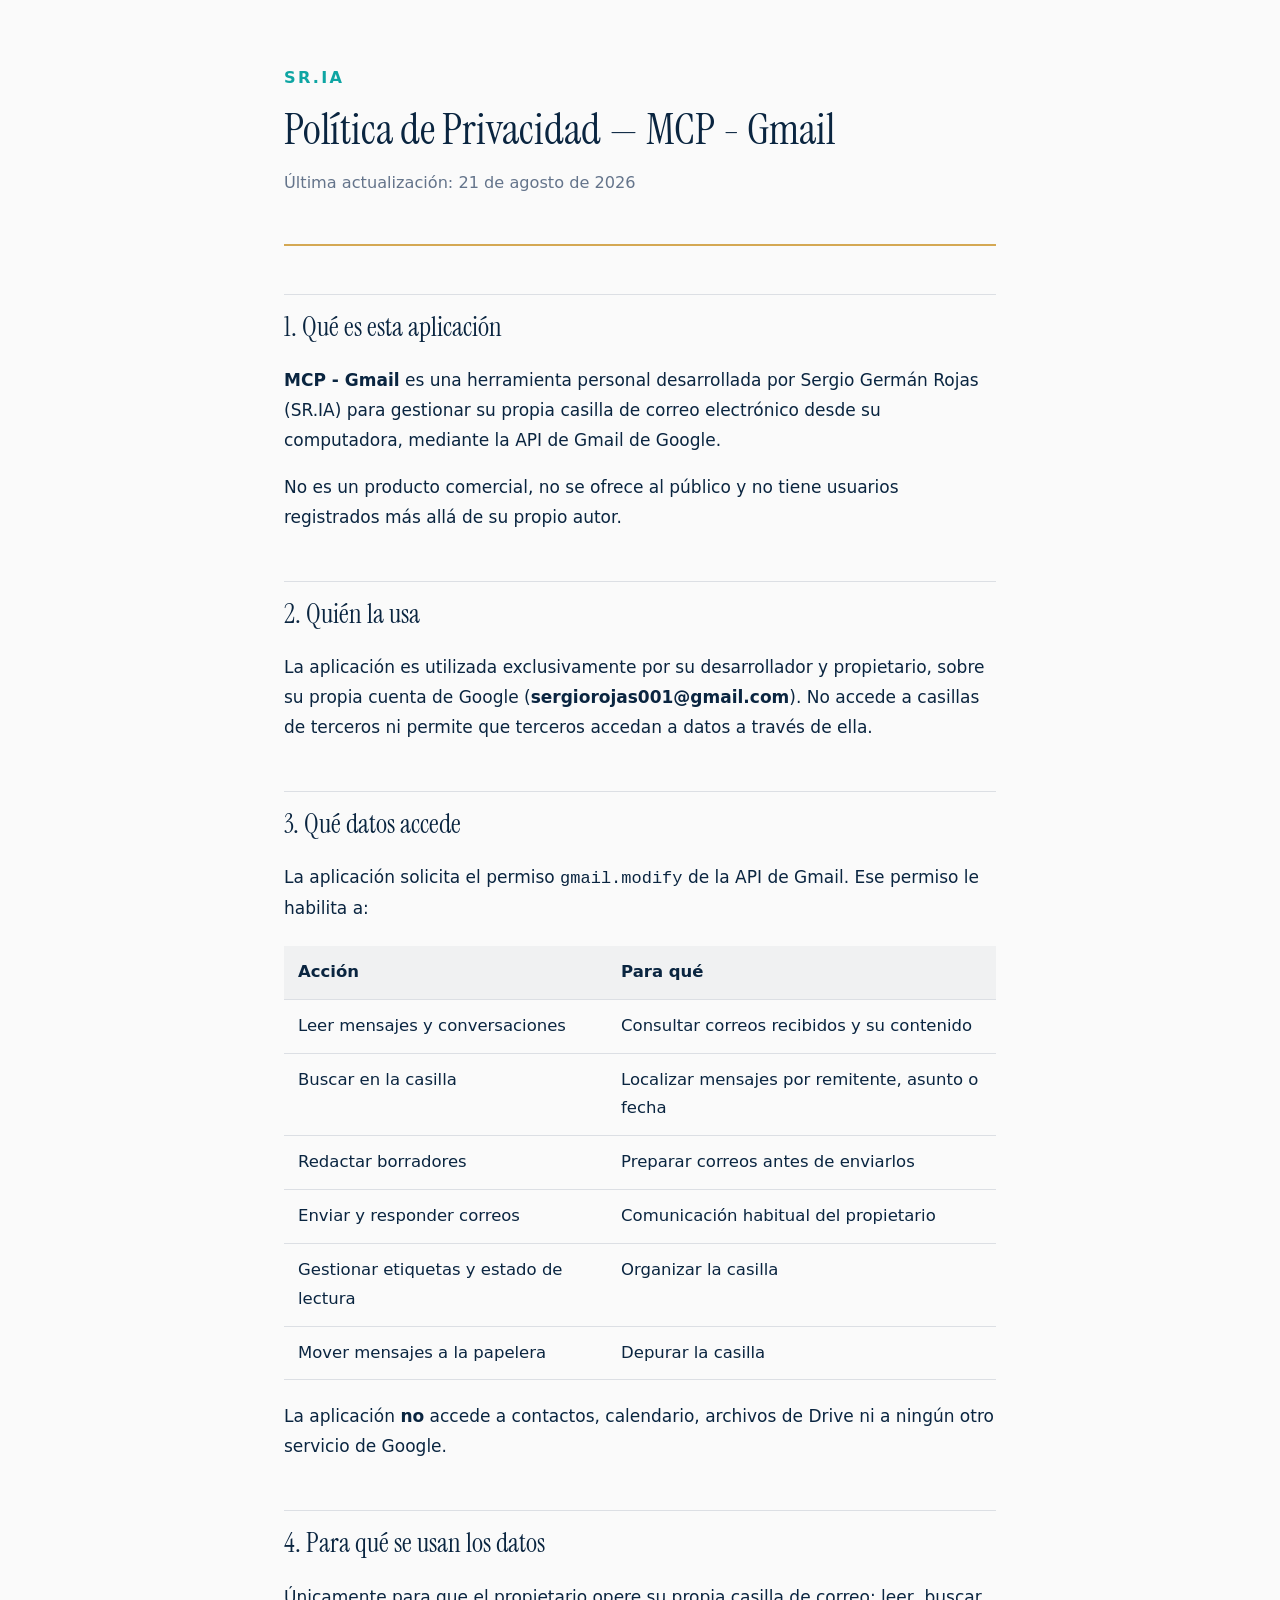
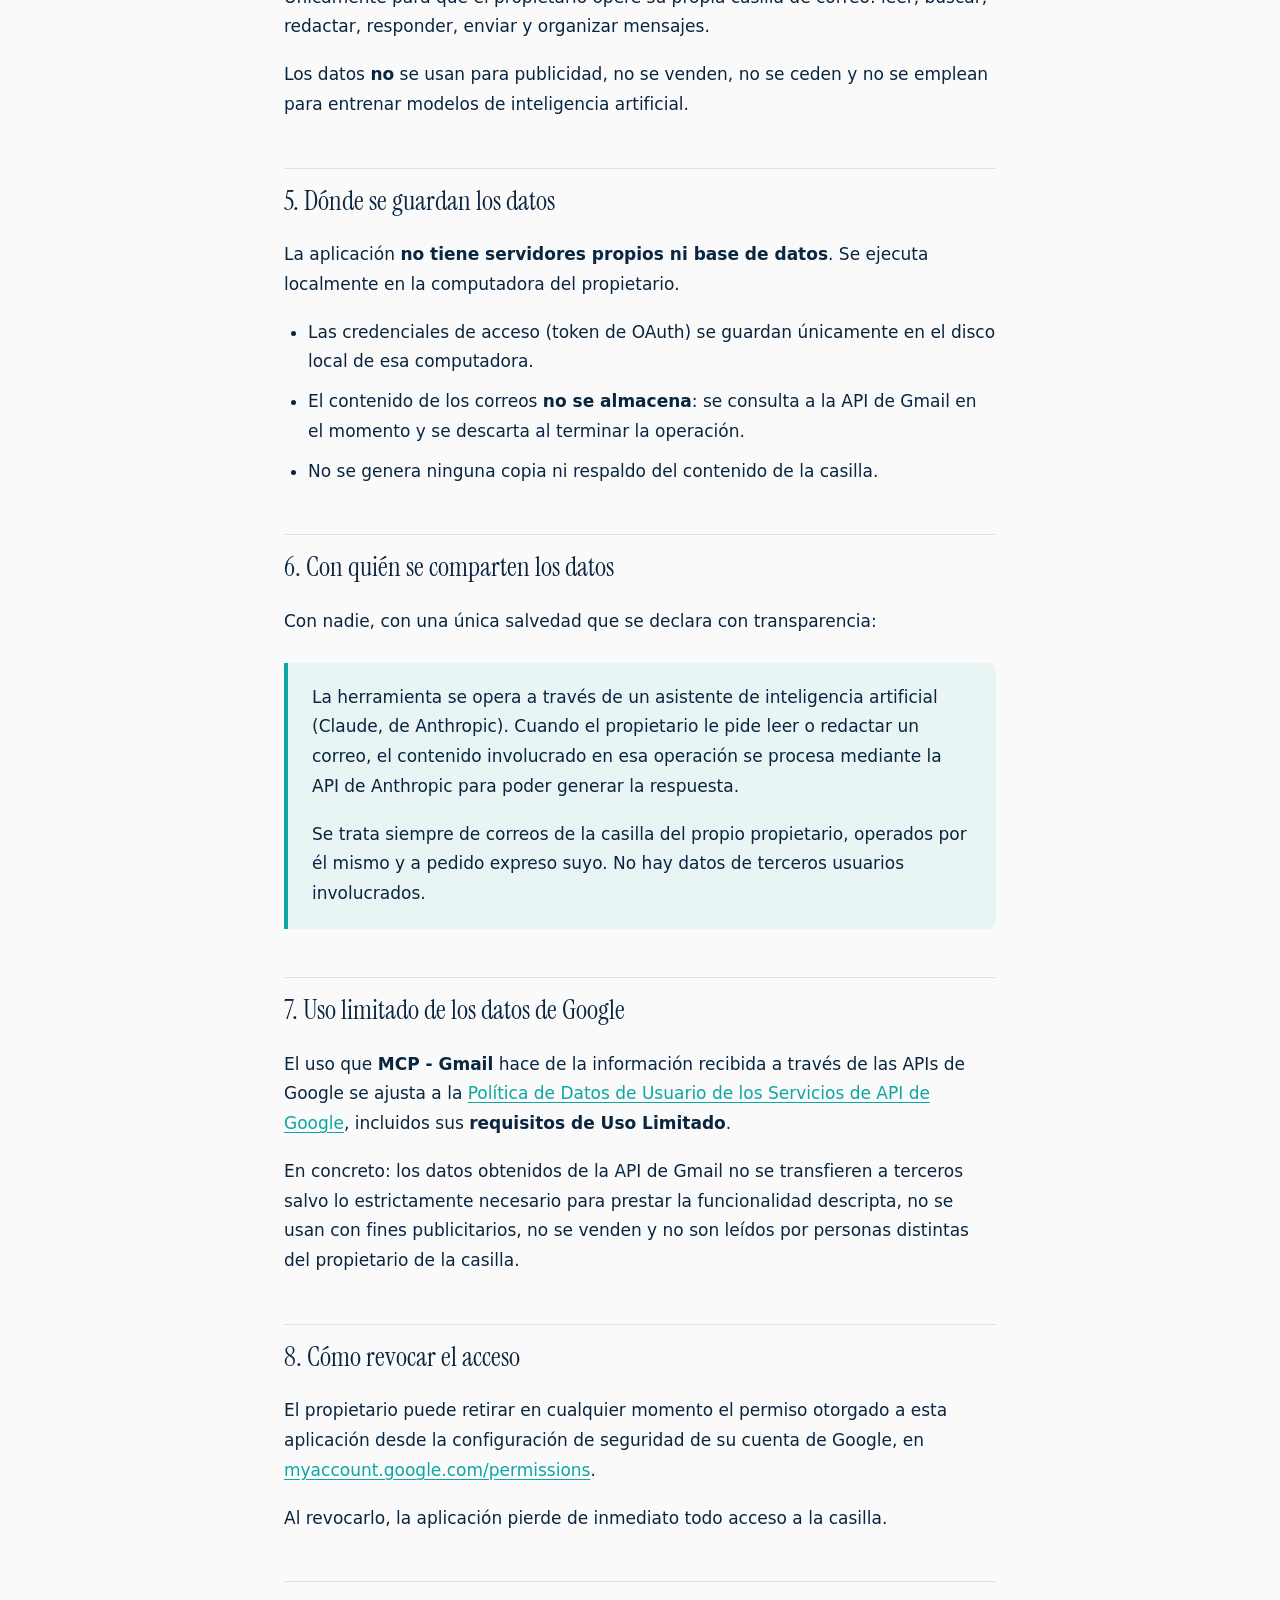
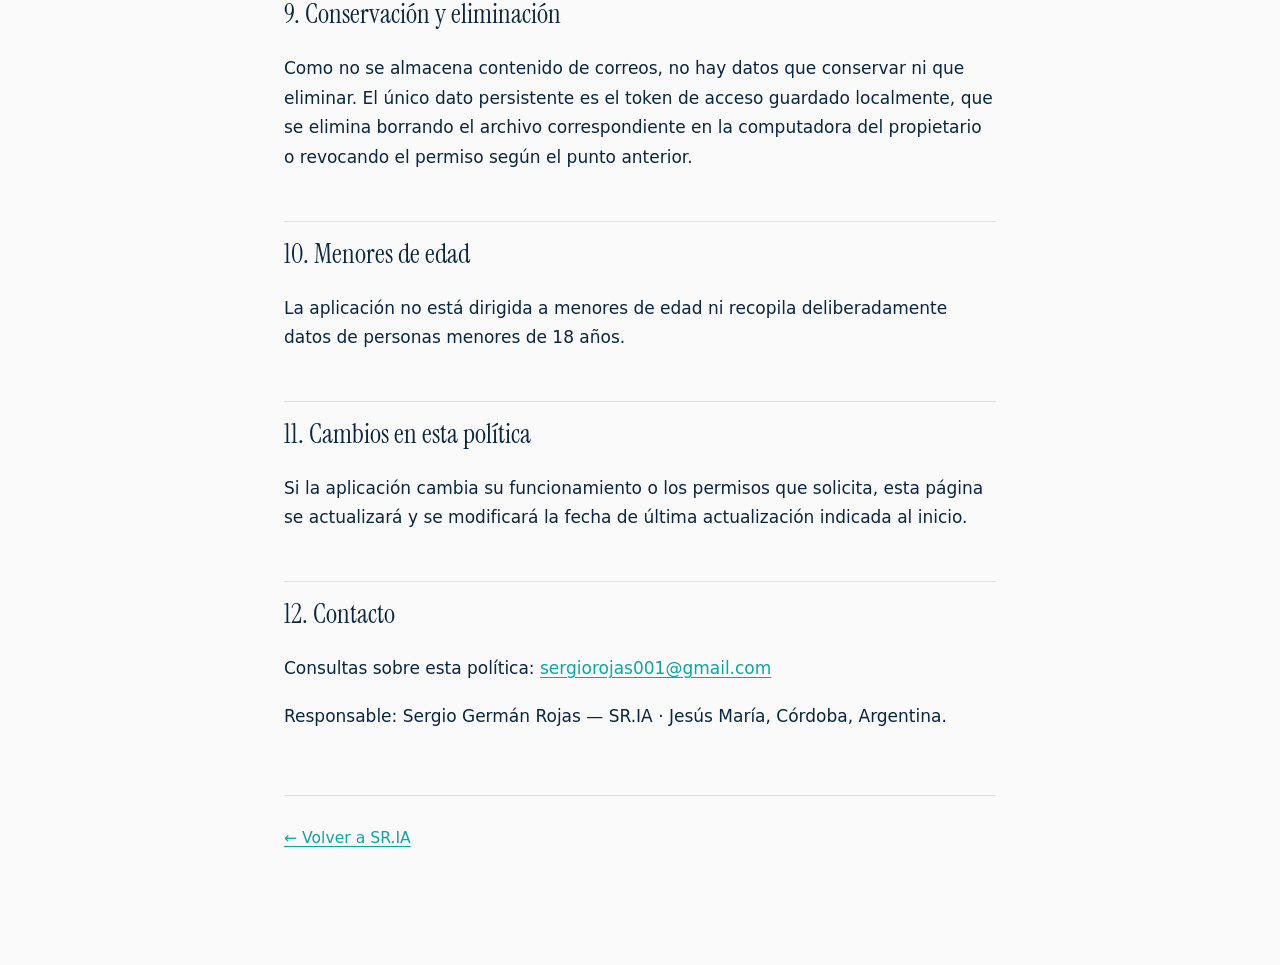
<file: privacidad.html>
<!DOCTYPE html>
<html lang="es">
<head>
  <meta charset="UTF-8" />
  <meta name="viewport" content="width=device-width, initial-scale=1.0" />

  <title>Política de Privacidad | MCP - Gmail — SR.IA</title>
  <meta name="description" content="Política de privacidad de la aplicación MCP - Gmail, herramienta personal de uso propio desarrollada por Sergio Germán Rojas (SR.IA)." />
  <meta name="robots" content="index, follow" />
  <link rel="canonical" href="https://srojas2020.github.io/sria/privacidad.html" />

  <link rel="preconnect" href="https://fonts.googleapis.com" />
  <link rel="preconnect" href="https://fonts.gstatic.com" crossorigin />
  <link href="https://fonts.googleapis.com/css2?family=Instrument+Serif:ital@0;1&family=Satoshi:wght@300;400;500;700&display=swap" rel="stylesheet" />

  <style>
    *, *::before, *::after { box-sizing: border-box; margin: 0; padding: 0; }

    :root {
      --primary: #0A2540;
      --secondary: #FAFAFA;
      --accent: #D4A853;
      --support: #64748B;
      --tech: #0EA5A3;
      --border: rgba(100, 116, 139, 0.2);
      --font-serif: 'Instrument Serif', 'Playfair Display', Georgia, serif;
      --font-sans: 'Satoshi', 'DM Sans', system-ui, sans-serif;
    }

    html { font-size: 17px; scroll-behavior: smooth; }

    body {
      font-family: var(--font-sans);
      background-color: var(--secondary);
      color: var(--primary);
      line-height: 1.75;
      -webkit-font-smoothing: antialiased;
    }

    .wrap { max-width: 760px; margin: 0 auto; padding: 64px 24px 96px; }

    header { border-bottom: 2px solid var(--accent); padding-bottom: 28px; margin-bottom: 44px; }

    .brand {
      font-family: var(--font-sans);
      font-weight: 700;
      font-size: 0.95rem;
      letter-spacing: 0.14em;
      text-transform: uppercase;
      color: var(--tech);
      margin-bottom: 12px;
    }

    h1 { font-family: var(--font-serif); font-size: 2.5rem; line-height: 1.2; font-weight: 400; }

    .meta { color: var(--support); font-size: 0.95rem; margin-top: 14px; }

    h2 {
      font-family: var(--font-serif);
      font-size: 1.6rem;
      font-weight: 400;
      margin: 48px 0 16px;
      padding-top: 8px;
      border-top: 1px solid var(--border);
    }

    p { margin-bottom: 18px; }

    ul { margin: 0 0 18px 24px; }
    li { margin-bottom: 10px; }

    strong { font-weight: 700; }

    a { color: var(--tech); text-decoration: underline; text-underline-offset: 3px; }
    a:hover { color: var(--accent); }

    .callout {
      background: rgba(14, 165, 163, 0.07);
      border-left: 4px solid var(--tech);
      padding: 20px 24px;
      margin: 26px 0;
      border-radius: 0 8px 8px 0;
    }
    .callout p:last-child { margin-bottom: 0; }

    table { width: 100%; border-collapse: collapse; margin: 22px 0; font-size: 0.97rem; }
    th, td { text-align: left; padding: 12px 14px; border-bottom: 1px solid var(--border); vertical-align: top; }
    th { font-weight: 700; background: rgba(10, 37, 64, 0.04); }

    footer {
      margin-top: 64px;
      padding-top: 28px;
      border-top: 1px solid var(--border);
      color: var(--support);
      font-size: 0.92rem;
    }

    @media (max-width: 600px) {
      html { font-size: 16px; }
      .wrap { padding: 40px 20px 64px; }
      h1 { font-size: 1.9rem; }
      h2 { font-size: 1.35rem; }
    }
  </style>
</head>
<body>
  <div class="wrap">

    <header>
      <div class="brand">SR.IA</div>
      <h1>Política de Privacidad — MCP&nbsp;-&nbsp;Gmail</h1>
      <p class="meta">Última actualización: 21 de agosto de 2026</p>
    </header>

    <h2>1. Qué es esta aplicación</h2>
    <p><strong>MCP - Gmail</strong> es una herramienta personal desarrollada por Sergio Germán Rojas (SR.IA) para gestionar su propia casilla de correo electrónico desde su computadora, mediante la API de Gmail de Google.</p>
    <p>No es un producto comercial, no se ofrece al público y no tiene usuarios registrados más allá de su propio autor.</p>

    <h2>2. Quién la usa</h2>
    <p>La aplicación es utilizada exclusivamente por su desarrollador y propietario, sobre su propia cuenta de Google (<strong>sergiorojas001@gmail.com</strong>). No accede a casillas de terceros ni permite que terceros accedan a datos a través de ella.</p>

    <h2>3. Qué datos accede</h2>
    <p>La aplicación solicita el permiso <code>gmail.modify</code> de la API de Gmail. Ese permiso le habilita a:</p>
    <table>
      <tr><th>Acción</th><th>Para qué</th></tr>
      <tr><td>Leer mensajes y conversaciones</td><td>Consultar correos recibidos y su contenido</td></tr>
      <tr><td>Buscar en la casilla</td><td>Localizar mensajes por remitente, asunto o fecha</td></tr>
      <tr><td>Redactar borradores</td><td>Preparar correos antes de enviarlos</td></tr>
      <tr><td>Enviar y responder correos</td><td>Comunicación habitual del propietario</td></tr>
      <tr><td>Gestionar etiquetas y estado de lectura</td><td>Organizar la casilla</td></tr>
      <tr><td>Mover mensajes a la papelera</td><td>Depurar la casilla</td></tr>
    </table>
    <p>La aplicación <strong>no</strong> accede a contactos, calendario, archivos de Drive ni a ningún otro servicio de Google.</p>

    <h2>4. Para qué se usan los datos</h2>
    <p>Únicamente para que el propietario opere su propia casilla de correo: leer, buscar, redactar, responder, enviar y organizar mensajes.</p>
    <p>Los datos <strong>no</strong> se usan para publicidad, no se venden, no se ceden y no se emplean para entrenar modelos de inteligencia artificial.</p>

    <h2>5. Dónde se guardan los datos</h2>
    <p>La aplicación <strong>no tiene servidores propios ni base de datos</strong>. Se ejecuta localmente en la computadora del propietario.</p>
    <ul>
      <li>Las credenciales de acceso (token de OAuth) se guardan únicamente en el disco local de esa computadora.</li>
      <li>El contenido de los correos <strong>no se almacena</strong>: se consulta a la API de Gmail en el momento y se descarta al terminar la operación.</li>
      <li>No se genera ninguna copia ni respaldo del contenido de la casilla.</li>
    </ul>

    <h2>6. Con quién se comparten los datos</h2>
    <p>Con nadie, con una única salvedad que se declara con transparencia:</p>
    <div class="callout">
      <p>La herramienta se opera a través de un asistente de inteligencia artificial (Claude, de Anthropic). Cuando el propietario le pide leer o redactar un correo, el contenido involucrado en esa operación se procesa mediante la API de Anthropic para poder generar la respuesta.</p>
      <p>Se trata siempre de correos de la casilla del propio propietario, operados por él mismo y a pedido expreso suyo. No hay datos de terceros usuarios involucrados.</p>
    </div>

    <h2>7. Uso limitado de los datos de Google</h2>
    <p>El uso que <strong>MCP - Gmail</strong> hace de la información recibida a través de las APIs de Google se ajusta a la <a href="https://developers.google.com/terms/api-services-user-data-policy" target="_blank" rel="noopener">Política de Datos de Usuario de los Servicios de API de Google</a>, incluidos sus <strong>requisitos de Uso Limitado</strong>.</p>
    <p>En concreto: los datos obtenidos de la API de Gmail no se transfieren a terceros salvo lo estrictamente necesario para prestar la funcionalidad descripta, no se usan con fines publicitarios, no se venden y no son leídos por personas distintas del propietario de la casilla.</p>

    <h2>8. Cómo revocar el acceso</h2>
    <p>El propietario puede retirar en cualquier momento el permiso otorgado a esta aplicación desde la configuración de seguridad de su cuenta de Google, en <a href="https://myaccount.google.com/permissions" target="_blank" rel="noopener">myaccount.google.com/permissions</a>.</p>
    <p>Al revocarlo, la aplicación pierde de inmediato todo acceso a la casilla.</p>

    <h2>9. Conservación y eliminación</h2>
    <p>Como no se almacena contenido de correos, no hay datos que conservar ni que eliminar. El único dato persistente es el token de acceso guardado localmente, que se elimina borrando el archivo correspondiente en la computadora del propietario o revocando el permiso según el punto anterior.</p>

    <h2>10. Menores de edad</h2>
    <p>La aplicación no está dirigida a menores de edad ni recopila deliberadamente datos de personas menores de 18 años.</p>

    <h2>11. Cambios en esta política</h2>
    <p>Si la aplicación cambia su funcionamiento o los permisos que solicita, esta página se actualizará y se modificará la fecha de última actualización indicada al inicio.</p>

    <h2>12. Contacto</h2>
    <p>Consultas sobre esta política: <a href="mailto:sergiorojas001@gmail.com">sergiorojas001@gmail.com</a></p>
    <p>Responsable: Sergio Germán Rojas — SR.IA · Jesús María, Córdoba, Argentina.</p>

    <footer>
      <p><a href="https://srojas2020.github.io/sria/">← Volver a SR.IA</a></p>
    </footer>

  </div>
</body>
</html>
</file>
<file: styles.css>
/* ============================================
   SR.IA — Landing Page Styles
   Paleta: #0A2540 | #FAFAFA | #D4A853 | #64748B | #0EA5A3
============================================ */

/* --- Google Fonts Import --- */
@import url('https://fonts.googleapis.com/css2?family=Instrument+Serif:ital@0;1&family=Satoshi:wght@300;400;500;700&display=swap');

/* --- Reset & Base --- */
*, *::before, *::after {
  box-sizing: border-box;
  margin: 0;
  padding: 0;
}

html {
  scroll-behavior: smooth;
  font-size: 16px;
}

body {
  font-family: 'Satoshi', 'DM Sans', system-ui, sans-serif;
  background-color: #FAFAFA;
  color: #0A2540;
  line-height: 1.6;
  overflow-x: hidden;
  -webkit-font-smoothing: antialiased;
}

/* --- CSS Variables --- */
:root {
  --primary: #0A2540;
  --primary-dark: #061B2E;
  --secondary: #FAFAFA;
  --accent: #D4A853;
  --accent-hover: #c49840;
  --support: #64748B;
  --tech: #0EA5A3;
  --border: rgba(100, 116, 139, 0.15);

  --font-serif: 'Instrument Serif', 'Playfair Display', Georgia, serif;
  --font-sans: 'Satoshi', 'DM Sans', system-ui, sans-serif;

  --container-max: 1200px;
  --section-padding: 100px 0;
  --transition: all 0.3s cubic-bezier(0.4, 0, 0.2, 1);
}

/* --- Grid Texture Pattern --- */
.grid-texture {
  background-image:
    linear-gradient(rgba(212, 168, 83, 0.06) 1px, transparent 1px),
    linear-gradient(90deg, rgba(212, 168, 83, 0.06) 1px, transparent 1px);
  background-size: 40px 40px;
}

.dot-texture {
  background-image: radial-gradient(circle, rgba(212, 168, 83, 0.12) 1px, transparent 1px);
  background-size: 28px 28px;
}

/* --- Container --- */
.container {
  max-width: var(--container-max);
  margin: 0 auto;
  padding: 0 24px;
}

/* --- Typography --- */
h1, h2 {
  font-family: var(--font-serif);
  font-weight: 400;
  line-height: 1.2;
}

h3, h4, h5, h6 {
  font-family: var(--font-sans);
  font-weight: 700;
}

.section-label {
  font-family: var(--font-sans);
  font-size: 0.75rem;
  font-weight: 700;
  letter-spacing: 0.15em;
  text-transform: uppercase;
  color: var(--accent);
  margin-bottom: 16px;
  display: block;
}

.section-title {
  font-size: clamp(2rem, 4vw, 3rem);
  color: inherit;
  margin-bottom: 20px;
}

.section-title.light {
  color: var(--secondary);
}

/* --- Buttons --- */
.btn {
  display: inline-flex;
  align-items: center;
  gap: 8px;
  padding: 16px 32px;
  border-radius: 4px;
  font-family: var(--font-sans);
  font-weight: 700;
  font-size: 1rem;
  letter-spacing: 0.02em;
  text-decoration: none;
  border: none;
  cursor: pointer;
  transition: var(--transition);
  white-space: nowrap;
}

.btn-primary {
  background-color: var(--accent);
  color: var(--primary-dark);
}

.btn-primary:hover {
  background-color: var(--accent-hover);
  transform: translateY(-2px);
  box-shadow: 0 8px 24px rgba(212, 168, 83, 0.35);
}

.btn-outline {
  background-color: transparent;
  color: var(--secondary);
  border: 1.5px solid rgba(250, 250, 250, 0.4);
}

.btn-outline:hover {
  border-color: var(--accent);
  color: var(--accent);
}

.btn-lg {
  padding: 20px 48px;
  font-size: 1.1rem;
}

/* --- Navigation --- */
.navbar {
  position: fixed;
  top: 0;
  left: 0;
  right: 0;
  z-index: 100;
  padding: 20px 0;
  transition: var(--transition);
}

.navbar.scrolled {
  background-color: rgba(10, 37, 64, 0.97);
  backdrop-filter: blur(12px);
  padding: 14px 0;
  box-shadow: 0 2px 24px rgba(0, 0, 0, 0.25);
}

.navbar .container {
  display: flex;
  align-items: center;
  justify-content: space-between;
}

/* Logo */
.logo {
  font-family: var(--font-serif);
  font-size: 1.5rem;
  color: var(--secondary);
  text-decoration: none;
  letter-spacing: -0.01em;
  display: flex;
  align-items: center;
}

.logo .logo-sr {
  font-weight: 500;
}

.logo .logo-dot {
  color: var(--accent);
  font-size: 2rem;
  line-height: 0.5;
  margin: 0 1px;
}

.logo .logo-ia {
  font-weight: 300;
  opacity: 0.9;
}

/* Nav Links */
.nav-links {
  display: flex;
  align-items: center;
  gap: 36px;
  list-style: none;
}

.nav-links a {
  font-family: var(--font-sans);
  font-size: 0.9rem;
  font-weight: 500;
  color: rgba(250, 250, 250, 0.8);
  text-decoration: none;
  transition: var(--transition);
  letter-spacing: 0.01em;
}

.nav-links a:hover {
  color: var(--accent);
}

.nav-cta {
  background-color: var(--accent) !important;
  color: var(--primary-dark) !important;
  padding: 10px 22px;
  border-radius: 4px;
  font-weight: 700 !important;
}

.nav-cta:hover {
  background-color: var(--accent-hover) !important;
  transform: translateY(-1px);
}

/* Hamburger */
.hamburger {
  display: none;
  flex-direction: column;
  gap: 5px;
  cursor: pointer;
  padding: 4px;
  background: none;
  border: none;
}

.hamburger span {
  display: block;
  width: 24px;
  height: 2px;
  background-color: var(--secondary);
  transition: var(--transition);
  border-radius: 2px;
}

.hamburger.active span:nth-child(1) {
  transform: rotate(45deg) translate(5px, 5px);
}

.hamburger.active span:nth-child(2) {
  opacity: 0;
}

.hamburger.active span:nth-child(3) {
  transform: rotate(-45deg) translate(5px, -5px);
}

/* Mobile Menu */
.mobile-menu {
  display: none;
  position: fixed;
  top: 0;
  left: 0;
  right: 0;
  bottom: 0;
  background-color: var(--primary);
  z-index: 99;
  flex-direction: column;
  align-items: center;
  justify-content: center;
  gap: 32px;
  opacity: 0;
  transition: opacity 0.3s ease;
}

.mobile-menu.active {
  display: flex;
  opacity: 1;
}

.mobile-menu a {
  font-family: var(--font-serif);
  font-size: 2rem;
  color: var(--secondary);
  text-decoration: none;
  transition: var(--transition);
}

.mobile-menu a:hover {
  color: var(--accent);
}

.mobile-menu .btn {
  margin-top: 16px;
}

/* ============================================
   SECTION 1: HERO
============================================ */
.hero {
  min-height: 100vh;
  background-color: var(--primary);
  display: flex;
  align-items: center;
  padding: 120px 0 80px;
  position: relative;
  overflow: hidden;
}

.hero::before {
  content: '';
  position: absolute;
  inset: 0;
  background-image:
    linear-gradient(rgba(212, 168, 83, 0.05) 1px, transparent 1px),
    linear-gradient(90deg, rgba(212, 168, 83, 0.05) 1px, transparent 1px);
  background-size: 48px 48px;
}

.hero-container {
  display: grid;
  grid-template-columns: 1.2fr 1fr;
  gap: 64px;
  align-items: center;
  position: relative;
  z-index: 1;
}

.hero-content {
  display: flex;
  flex-direction: column;
  gap: 24px;
}

.hero-preheadline {
  font-family: var(--font-sans);
  font-size: 0.8rem;
  font-weight: 700;
  letter-spacing: 0.18em;
  text-transform: uppercase;
  color: var(--accent);
  display: flex;
  align-items: center;
  gap: 12px;
}

.hero-preheadline::before {
  content: '';
  display: inline-block;
  width: 32px;
  height: 1px;
  background-color: var(--accent);
}

.hero-h1 {
  font-size: clamp(2.2rem, 4.5vw, 3.6rem);
  color: var(--secondary);
  line-height: 1.15;
}

.hero-subheadline {
  font-size: 1.05rem;
  color: rgba(250, 250, 250, 0.72);
  line-height: 1.7;
  max-width: 560px;
}

.hero-cta-group {
  display: flex;
  flex-direction: column;
  gap: 12px;
  margin-top: 8px;
}

.hero-microcopy {
  font-size: 0.82rem;
  color: rgba(250, 250, 250, 0.45);
  font-weight: 500;
  letter-spacing: 0.02em;
}

.hero-microcopy span {
  display: inline-flex;
  align-items: center;
  gap: 6px;
}

.hero-microcopy span::before {
  content: '·';
  color: var(--accent);
  margin: 0 4px;
}

.hero-microcopy span:first-child::before {
  display: none;
}

/* Hero Image */
.hero-image-wrapper {
  position: relative;
  display: flex;
  justify-content: center;
}

.hero-image-frame {
  position: relative;
  border-radius: 8px;
  overflow: hidden;
  max-width: 440px;
  width: 100%;
}

.hero-image-frame::before {
  content: '';
  position: absolute;
  top: -2px;
  left: -2px;
  right: -2px;
  bottom: -2px;
  border: 1px solid rgba(212, 168, 83, 0.3);
  border-radius: 10px;
  z-index: 2;
  pointer-events: none;
}

.hero-image-frame::after {
  content: '';
  position: absolute;
  bottom: 0;
  left: 0;
  right: 0;
  height: 40%;
  background: linear-gradient(transparent, rgba(10, 37, 64, 0.5));
  z-index: 1;
  pointer-events: none;
}

.hero-image-frame img {
  width: 100%;
  height: 520px;
  object-fit: cover;
  object-position: top center;
  display: block;
  filter: grayscale(10%) contrast(1.03);
}

.hero-badge {
  position: absolute;
  bottom: -16px;
  left: -16px;
  background-color: var(--primary-dark);
  border: 1px solid rgba(212, 168, 83, 0.25);
  border-radius: 6px;
  padding: 12px 18px;
  display: flex;
  align-items: center;
  gap: 10px;
  z-index: 3;
}

.hero-badge-icon {
  font-size: 1.4rem;
}

.hero-badge-text {
  font-family: var(--font-sans);
  font-size: 0.75rem;
  color: rgba(250, 250, 250, 0.7);
  line-height: 1.4;
}

.hero-badge-text strong {
  display: block;
  color: var(--secondary);
  font-size: 0.85rem;
  font-weight: 700;
}

/* Scroll indicator */
.scroll-indicator {
  position: absolute;
  bottom: 32px;
  left: 50%;
  transform: translateX(-50%);
  display: flex;
  flex-direction: column;
  align-items: center;
  gap: 8px;
  color: rgba(250, 250, 250, 0.35);
  font-size: 0.75rem;
  letter-spacing: 0.1em;
  text-transform: uppercase;
  animation: bounce 2s infinite;
}

.scroll-indicator svg {
  width: 20px;
  height: 20px;
  stroke: rgba(250, 250, 250, 0.35);
}

@keyframes bounce {
  0%, 100% { transform: translateX(-50%) translateY(0); }
  50% { transform: translateX(-50%) translateY(6px); }
}

/* ============================================
   SECTION 2: PROBLEMA
============================================ */
.problema {
  padding: var(--section-padding);
  background-color: var(--secondary);
}

.problema-inner {
  max-width: 800px;
  margin: 0 auto;
  text-align: center;
}

.problema-grid {
  display: flex;
  flex-direction: column;
  gap: 0;
  margin: 48px 0;
  text-align: left;
}

.pain-item {
  display: flex;
  align-items: flex-start;
  gap: 16px;
  padding: 20px 24px;
  border-radius: 4px;
  transition: var(--transition);
  border-bottom: 1px solid var(--border);
}

.pain-item:last-child {
  border-bottom: none;
}

.pain-item:hover {
  background-color: rgba(10, 37, 64, 0.03);
}

.pain-arrow {
  color: var(--accent);
  font-weight: 700;
  font-size: 1.1rem;
  margin-top: 1px;
  flex-shrink: 0;
}

.pain-text {
  font-size: 1.05rem;
  color: var(--primary);
  line-height: 1.5;
}

.problema-close {
  font-size: 1rem;
  color: var(--support);
  line-height: 1.7;
  margin-top: 0;
  padding: 24px;
  border-left: 3px solid var(--accent);
  text-align: left;
  background-color: rgba(212, 168, 83, 0.05);
  border-radius: 0 4px 4px 0;
}

.problema-close strong {
  color: var(--primary);
}

/* ============================================
   SECTION 3: SOLUCIÓN
============================================ */
.solucion {
  padding: var(--section-padding);
  background-color: var(--primary);
  position: relative;
  overflow: hidden;
}

.solucion::before {
  content: '';
  position: absolute;
  inset: 0;
  background-image:
    linear-gradient(rgba(212, 168, 83, 0.04) 1px, transparent 1px),
    linear-gradient(90deg, rgba(212, 168, 83, 0.04) 1px, transparent 1px);
  background-size: 48px 48px;
}

.solucion .container {
  position: relative;
  z-index: 1;
}

.solucion-header {
  text-align: center;
  margin-bottom: 64px;
}

.solucion-header p {
  color: rgba(250, 250, 250, 0.65);
  font-size: 1rem;
  max-width: 520px;
  margin: 0 auto;
}

.pilares-grid {
  display: grid;
  grid-template-columns: repeat(3, 1fr);
  gap: 2px;
  position: relative;
}

/* Blueprint connector lines between columns */
.pilares-grid::before {
  content: '';
  position: absolute;
  top: 60px;
  left: calc(33.33% + 24px);
  right: calc(33.33% + 24px);
  height: 1px;
  background: linear-gradient(90deg, rgba(212, 168, 83, 0.4), rgba(212, 168, 83, 0.4));
  z-index: 2;
}

.pilar-card {
  background-color: rgba(250, 250, 250, 0.04);
  border: 1px solid rgba(250, 250, 250, 0.08);
  border-radius: 6px;
  padding: 40px 32px;
  display: flex;
  flex-direction: column;
  gap: 16px;
  transition: var(--transition);
  position: relative;
}

.pilar-card:hover {
  background-color: rgba(250, 250, 250, 0.07);
  border-color: rgba(212, 168, 83, 0.25);
  transform: translateY(-4px);
}

.pilar-number {
  font-family: var(--font-serif);
  font-size: 3.5rem;
  color: rgba(212, 168, 83, 0.15);
  line-height: 1;
  position: absolute;
  top: 20px;
  right: 24px;
}

.pilar-icon {
  width: 48px;
  height: 48px;
  background-color: rgba(14, 165, 163, 0.12);
  border: 1px solid rgba(14, 165, 163, 0.25);
  border-radius: 8px;
  display: flex;
  align-items: center;
  justify-content: center;
}

.pilar-icon svg {
  width: 22px;
  height: 22px;
  stroke: var(--tech);
  fill: none;
}

.pilar-title {
  font-family: var(--font-sans);
  font-size: 1.1rem;
  font-weight: 700;
  color: var(--secondary);
}

.pilar-text {
  font-size: 0.92rem;
  color: rgba(250, 250, 250, 0.62);
  line-height: 1.65;
}

/* ============================================
   SECTION 4: PROYECTO PRINCIPAL
============================================ */
.caso {
  padding: var(--section-padding);
  background-color: var(--secondary);
}

.caso-header {
  margin-bottom: 64px;
}

.caso-inner {
  display: grid;
  grid-template-columns: 1fr 1fr;
  gap: 80px;
  align-items: start;
}

.caso-text {
  display: flex;
  flex-direction: column;
  gap: 20px;
}

.caso-badge {
  display: inline-flex;
  align-items: center;
  gap: 8px;
  background-color: rgba(10, 37, 64, 0.06);
  border: 1px solid var(--border);
  padding: 6px 14px;
  border-radius: 100px;
  font-size: 0.78rem;
  font-weight: 700;
  color: var(--support);
  letter-spacing: 0.05em;
  text-transform: uppercase;
  width: fit-content;
}

.caso-badge::before {
  content: '';
  width: 6px;
  height: 6px;
  border-radius: 50%;
  background-color: var(--tech);
}

.caso-title {
  font-size: clamp(1.8rem, 3vw, 2.4rem);
  color: var(--primary);
}

.caso-problem, .caso-solution-text {
  font-size: 0.95rem;
  color: var(--support);
  line-height: 1.7;
}

.caso-solution-text {
  color: var(--primary);
}

.caso-features {
  display: flex;
  flex-direction: column;
  gap: 10px;
  margin: 4px 0;
}

.feature-item {
  display: flex;
  align-items: center;
  gap: 10px;
  font-size: 0.9rem;
  font-weight: 500;
  color: var(--primary);
}

.feature-check {
  width: 18px;
  height: 18px;
  background-color: rgba(14, 165, 163, 0.12);
  border-radius: 50%;
  display: flex;
  align-items: center;
  justify-content: center;
  flex-shrink: 0;
  color: var(--tech);
  font-size: 0.7rem;
  font-weight: 700;
}

.caso-testimonial {
  background-color: var(--primary);
  border-radius: 8px;
  padding: 24px 28px;
  position: relative;
}

.caso-testimonial::before {
  content: '"';
  position: absolute;
  top: 10px;
  left: 20px;
  font-family: var(--font-serif);
  font-size: 4rem;
  color: rgba(212, 168, 83, 0.25);
  line-height: 1;
}

.caso-testimonial p {
  font-size: 0.95rem;
  color: rgba(250, 250, 250, 0.8);
  line-height: 1.65;
  font-style: italic;
  padding-top: 16px;
}

.caso-testimonial cite {
  display: block;
  margin-top: 12px;
  font-style: normal;
  font-weight: 700;
  font-size: 0.82rem;
  color: var(--accent);
  letter-spacing: 0.05em;
  text-transform: uppercase;
}

.project-status-note::before {
  content: '↗';
  top: 18px;
  left: 20px;
  font-family: var(--font-sans);
  font-size: 1.4rem;
  color: var(--accent);
}

.project-status-note p {
  font-style: normal;
  padding-top: 10px;
}

/* Screenshots */
.caso-screenshots {
  display: flex;
  flex-direction: column;
  gap: 16px;
}

.screenshot-main {
  border-radius: 8px;
  overflow: hidden;
  border: 1px solid var(--border);
  box-shadow: 0 20px 60px rgba(10, 37, 64, 0.12);
}

.screenshot-thumbnails {
  display: grid;
  grid-template-columns: 1fr 1fr;
  gap: 12px;
}

.screenshot-thumb {
  border-radius: 6px;
  overflow: hidden;
  border: 1px solid var(--border);
  box-shadow: 0 4px 16px rgba(10, 37, 64, 0.08);
  transition: var(--transition);
  cursor: pointer;
}

.screenshot-thumb:hover {
  transform: scale(1.02);
  box-shadow: 0 8px 24px rgba(10, 37, 64, 0.14);
}

.project-metric {
  cursor: default;
  background: var(--primary);
}

.project-metric:hover {
  transform: none;
}

.metric-content {
  min-height: 140px;
  padding: 24px;
  display: flex;
  flex-direction: column;
  justify-content: center;
  gap: 8px;
}

.metric-content strong {
  font-family: var(--font-serif);
  font-size: 2rem;
  color: var(--accent);
  line-height: 1;
}

.metric-content span {
  color: rgba(250, 250, 250, 0.72);
  font-size: 0.82rem;
  line-height: 1.45;
}

.browser-bar {
  background-color: #f0f0f0;
  padding: 8px 12px;
  display: flex;
  align-items: center;
  gap: 6px;
  border-bottom: 1px solid #e0e0e0;
}

.browser-dot {
  width: 10px;
  height: 10px;
  border-radius: 50%;
}

.browser-dot:nth-child(1) { background-color: #ff5f56; }
.browser-dot:nth-child(2) { background-color: #ffbd2e; }
.browser-dot:nth-child(3) { background-color: #27c93f; }

.browser-bar-url {
  flex: 1;
  background-color: white;
  border-radius: 4px;
  height: 20px;
  margin-left: 8px;
}

.screenshot-img {
  width: 100%;
  display: block;
  object-fit: cover;
}

.screenshot-main .screenshot-img {
  height: 280px;
}

.screenshot-thumb .screenshot-img {
  height: 140px;
}

/* Placeholder screenshots */
.screenshot-placeholder {
  background: linear-gradient(135deg, #0A2540 0%, #1a3a5c 100%);
  display: flex;
  flex-direction: column;
  align-items: center;
  justify-content: center;
  padding: 32px;
  gap: 12px;
}

.screenshot-main .screenshot-placeholder {
  height: 280px;
}

.screenshot-thumb .screenshot-placeholder {
  height: 140px;
}

.screenshot-placeholder svg {
  width: 32px;
  height: 32px;
  stroke: rgba(212, 168, 83, 0.5);
  fill: none;
}

.screenshot-placeholder span {
  font-size: 0.75rem;
  color: rgba(250, 250, 250, 0.35);
  text-align: center;
}

/* ============================================
   SECTION 5: SOBRE MÍ
============================================ */
.sobre-mi {
  padding: var(--section-padding);
  background-color: #F4F6F8;
  border-top: 1px solid var(--border);
  border-bottom: 1px solid var(--border);
}

.sobre-inner {
  display: grid;
  grid-template-columns: 400px 1fr;
  gap: 80px;
  align-items: start;
}

.sobre-image-wrapper {
  position: relative;
}

.sobre-image-frame {
  border-radius: 8px;
  overflow: hidden;
  box-shadow: 0 24px 60px rgba(10, 37, 64, 0.15);
  position: relative;
}

.sobre-image-frame img {
  width: 100%;
  height: 520px;
  object-fit: cover;
  object-position: center top;
  display: block;
}

.sobre-image-accent {
  position: absolute;
  top: -12px;
  right: -12px;
  width: 100%;
  height: 100%;
  border: 1px solid rgba(212, 168, 83, 0.35);
  border-radius: 10px;
  z-index: -1;
}

.sobre-content {
  display: flex;
  flex-direction: column;
  gap: 24px;
}

.sobre-bio {
  font-size: 1rem;
  color: var(--support);
  line-height: 1.8;
}

.sobre-bio p + p {
  margin-top: 16px;
}

.credenciales {
  display: flex;
  flex-direction: column;
  gap: 0;
  margin-top: 8px;
  border: 1px solid var(--border);
  border-radius: 8px;
  overflow: hidden;
}

.credencial-item {
  display: flex;
  align-items: center;
  gap: 14px;
  padding: 14px 20px;
  border-bottom: 1px solid var(--border);
  transition: var(--transition);
}

.credencial-item:last-child {
  border-bottom: none;
}

.credencial-item:hover {
  background-color: rgba(10, 37, 64, 0.03);
}

.credencial-icon {
  width: 36px;
  height: 36px;
  border-radius: 8px;
  display: flex;
  align-items: center;
  justify-content: center;
  font-size: 1rem;
  flex-shrink: 0;
  background-color: rgba(10, 37, 64, 0.06);
}

.credencial-text {
  font-size: 0.88rem;
  color: var(--primary);
  font-weight: 500;
  line-height: 1.4;
}

.credencial-text span {
  display: block;
  font-size: 0.78rem;
  color: var(--support);
  font-weight: 400;
}

/* ============================================
   SECTION 6: SECTORES
============================================ */
.sectores {
  padding: var(--section-padding);
  background-color: var(--primary);
  position: relative;
  overflow: hidden;
}

.sectores::before {
  content: '';
  position: absolute;
  inset: 0;
  background-image: radial-gradient(circle, rgba(212, 168, 83, 0.07) 1px, transparent 1px);
  background-size: 32px 32px;
}

.sectores .container {
  position: relative;
  z-index: 1;
}

.sectores-header {
  text-align: center;
  margin-bottom: 64px;
}

.sectores-header p {
  color: rgba(250, 250, 250, 0.6);
  max-width: 480px;
  margin: 0 auto;
}

.sectores-grid {
  display: grid;
  grid-template-columns: repeat(3, 1fr);
  gap: 24px;
}

.sector-card {
  background-color: rgba(250, 250, 250, 0.04);
  border: 1px solid rgba(250, 250, 250, 0.08);
  border-radius: 8px;
  padding: 36px 28px;
  display: flex;
  flex-direction: column;
  gap: 16px;
  transition: var(--transition);
  position: relative;
  overflow: hidden;
}

.sector-card:hover {
  background-color: rgba(250, 250, 250, 0.07);
  border-color: rgba(212, 168, 83, 0.3);
  transform: translateY(-4px);
}

.sector-card.featured {
  border-color: rgba(212, 168, 83, 0.35);
  background-color: rgba(212, 168, 83, 0.05);
}

.sector-card.featured::before {
  content: 'Foco actual';
  position: absolute;
  top: 14px;
  right: 14px;
  font-size: 0.65rem;
  font-weight: 700;
  letter-spacing: 0.1em;
  text-transform: uppercase;
  color: var(--accent);
  background-color: rgba(212, 168, 83, 0.12);
  padding: 3px 8px;
  border-radius: 100px;
  border: 1px solid rgba(212, 168, 83, 0.25);
}

.sector-icon {
  width: 52px;
  height: 52px;
  border-radius: 10px;
  background-color: rgba(14, 165, 163, 0.1);
  border: 1px solid rgba(14, 165, 163, 0.2);
  display: flex;
  align-items: center;
  justify-content: center;
}

.sector-icon svg {
  width: 24px;
  height: 24px;
  stroke: var(--tech);
  fill: none;
}

.sector-title {
  font-family: var(--font-sans);
  font-size: 1.05rem;
  font-weight: 700;
  color: var(--secondary);
}

.sector-text {
  font-size: 0.88rem;
  color: rgba(250, 250, 250, 0.58);
  line-height: 1.65;
}

.sector-tag {
  margin-top: auto;
  font-size: 0.72rem;
  font-weight: 700;
  color: var(--support);
  letter-spacing: 0.06em;
  text-transform: uppercase;
  display: flex;
  align-items: center;
  gap: 6px;
}

.sector-tag::before {
  content: '';
  width: 16px;
  height: 1px;
  background-color: var(--support);
}

.sector-tag.active {
  color: var(--tech);
}

.sector-tag.active::before {
  background-color: var(--tech);
}

.project-card-image {
  width: 100%;
  aspect-ratio: 3 / 2;
  height: auto;
  object-fit: cover;
  object-position: center;
  margin: 8px 0 18px;
  border-radius: 8px;
  background: #07182a;
  border: 1px solid rgba(255,255,255,0.1);
}

/* ============================================
   SECTION 7: PROCESO
============================================ */
.proceso {
  padding: var(--section-padding);
  background-color: var(--secondary);
}

.proceso-header {
  text-align: center;
  margin-bottom: 64px;
}

.proceso-header p {
  color: var(--support);
  max-width: 480px;
  margin: 0 auto;
}

.proceso-steps {
  display: grid;
  grid-template-columns: repeat(4, 1fr);
  gap: 0;
  position: relative;
}

/* Connecting line */
.proceso-steps::before {
  content: '';
  position: absolute;
  top: 32px;
  left: calc(12.5% + 0px);
  right: calc(12.5% + 0px);
  height: 1px;
  background: linear-gradient(90deg,
    rgba(10, 37, 64, 0) 0%,
    rgba(10, 37, 64, 0.15) 15%,
    rgba(10, 37, 64, 0.15) 85%,
    rgba(10, 37, 64, 0) 100%
  );
}

.step {
  display: flex;
  flex-direction: column;
  align-items: center;
  text-align: center;
  padding: 0 20px;
  gap: 16px;
  position: relative;
}

.step-number-wrapper {
  width: 64px;
  height: 64px;
  border-radius: 50%;
  border: 1px solid var(--border);
  background-color: var(--secondary);
  display: flex;
  align-items: center;
  justify-content: center;
  position: relative;
  z-index: 1;
  transition: var(--transition);
}

.step:hover .step-number-wrapper {
  border-color: var(--accent);
  background-color: var(--primary);
}

.step-number {
  font-family: var(--font-serif);
  font-size: 1.4rem;
  color: var(--primary);
  transition: var(--transition);
}

.step:hover .step-number {
  color: var(--accent);
}

.step-content {
  display: flex;
  flex-direction: column;
  gap: 8px;
}

.step-title {
  font-family: var(--font-sans);
  font-size: 0.95rem;
  font-weight: 700;
  color: var(--primary);
}

.step-text {
  font-size: 0.85rem;
  color: var(--support);
  line-height: 1.6;
}

.step-meta {
  font-size: 0.75rem;
  font-weight: 700;
  color: var(--tech);
  letter-spacing: 0.05em;
  text-transform: uppercase;
}

/* ============================================
   SECTION 8: CTA FINAL
============================================ */
.cta-final {
  padding: 120px 0;
  background-color: var(--primary);
  position: relative;
  overflow: hidden;
}

.cta-final::before {
  content: '';
  position: absolute;
  inset: 0;
  background-image:
    linear-gradient(rgba(212, 168, 83, 0.06) 1px, transparent 1px),
    linear-gradient(90deg, rgba(212, 168, 83, 0.06) 1px, transparent 1px);
  background-size: 48px 48px;
}

.cta-final-inner {
  position: relative;
  z-index: 1;
  text-align: center;
  max-width: 640px;
  margin: 0 auto;
  display: flex;
  flex-direction: column;
  align-items: center;
  gap: 24px;
}

.cta-final h2 {
  color: var(--secondary);
  font-size: clamp(2rem, 4vw, 3rem);
}

.cta-final p {
  color: rgba(250, 250, 250, 0.65);
  font-size: 1.05rem;
  line-height: 1.7;
}

.cta-final-microcopy {
  font-size: 0.82rem !important;
  color: rgba(250, 250, 250, 0.38) !important;
  font-weight: 500;
  letter-spacing: 0.02em;
}

/* ============================================
   FOOTER
============================================ */
.footer {
  background-color: var(--primary-dark);
  padding: 56px 0 32px;
  border-top: 1px solid rgba(250, 250, 250, 0.06);
}

.footer-inner {
  display: grid;
  grid-template-columns: 1.5fr 1fr 1fr;
  gap: 48px;
  margin-bottom: 48px;
}

.footer-brand {
  display: flex;
  flex-direction: column;
  gap: 16px;
}

.footer-tagline {
  font-size: 0.85rem;
  color: rgba(250, 250, 250, 0.45);
  line-height: 1.6;
  max-width: 280px;
}

.footer-location {
  font-size: 0.8rem;
  color: rgba(250, 250, 250, 0.35);
  display: flex;
  align-items: center;
  gap: 6px;
}

.footer-location svg {
  width: 12px;
  height: 12px;
  stroke: var(--accent);
  fill: none;
  flex-shrink: 0;
}

.footer-col h4 {
  font-family: var(--font-sans);
  font-size: 0.72rem;
  font-weight: 700;
  color: rgba(250, 250, 250, 0.35);
  letter-spacing: 0.14em;
  text-transform: uppercase;
  margin-bottom: 20px;
}

.footer-links {
  list-style: none;
  display: flex;
  flex-direction: column;
  gap: 10px;
}

.footer-links a {
  font-size: 0.88rem;
  color: rgba(250, 250, 250, 0.55);
  text-decoration: none;
  transition: var(--transition);
}

.footer-links a:hover {
  color: var(--accent);
}

.footer-contact-item {
  display: flex;
  align-items: center;
  gap: 10px;
  margin-bottom: 10px;
}

.footer-contact-item a {
  font-size: 0.88rem;
  color: rgba(250, 250, 250, 0.55);
  text-decoration: none;
  transition: var(--transition);
}

.footer-contact-item a:hover {
  color: var(--accent);
}

.footer-contact-icon {
  width: 14px;
  height: 14px;
  stroke: rgba(250, 250, 250, 0.3);
  fill: none;
  flex-shrink: 0;
}

.footer-bottom {
  padding-top: 32px;
  border-top: 1px solid rgba(250, 250, 250, 0.06);
  display: flex;
  align-items: center;
  justify-content: space-between;
}

.footer-copyright {
  font-size: 0.78rem;
  color: rgba(250, 250, 250, 0.25);
}

.footer-copyright span {
  color: var(--accent);
}

.footer-legal {
  display: flex;
  gap: 24px;
}

.footer-legal a {
  font-size: 0.75rem;
  color: rgba(250, 250, 250, 0.25);
  text-decoration: none;
  transition: var(--transition);
}

.footer-legal a:hover {
  color: rgba(250, 250, 250, 0.5);
}

/* ============================================
   WHATSAPP FLOAT
============================================ */
.whatsapp-float {
  position: fixed;
  bottom: 28px;
  right: 28px;
  z-index: 50;
  width: 54px;
  height: 54px;
  background-color: #25D366;
  border-radius: 50%;
  display: flex;
  align-items: center;
  justify-content: center;
  box-shadow: 0 4px 20px rgba(37, 211, 102, 0.4);
  transition: var(--transition);
  text-decoration: none;
}

.whatsapp-float:hover {
  transform: scale(1.1);
  box-shadow: 0 6px 28px rgba(37, 211, 102, 0.55);
}

.whatsapp-float svg {
  width: 28px;
  height: 28px;
  fill: white;
}

/* ============================================
   ANIMATIONS
============================================ */
.fade-in {
  opacity: 0;
  transform: translateY(24px);
  transition: opacity 0.7s ease, transform 0.7s ease;
}

.fade-in.visible {
  opacity: 1;
  transform: translateY(0);
}

.fade-in-delay-1 { transition-delay: 0.1s; }
.fade-in-delay-2 { transition-delay: 0.2s; }
.fade-in-delay-3 { transition-delay: 0.3s; }
.fade-in-delay-4 { transition-delay: 0.4s; }

/* ============================================
   RESPONSIVE
============================================ */
@media (max-width: 1024px) {
  :root {
    --section-padding: 80px 0;
  }

  .hero-container {
    grid-template-columns: 1fr;
    gap: 48px;
  }

  .hero-image-wrapper {
    order: -1;
  }

  .hero-image-frame img {
    height: 380px;
  }

  .sobre-inner {
    grid-template-columns: 1fr;
    gap: 48px;
  }

  .sobre-image-frame img {
    height: 400px;
  }

  .footer-inner {
    grid-template-columns: 1fr 1fr;
  }
}

@media (max-width: 768px) {
  :root {
    --section-padding: 64px 0;
  }

  .nav-links {
    display: none;
  }

  .hamburger {
    display: flex;
  }

  .pilares-grid {
    grid-template-columns: 1fr;
  }

  .pilares-grid::before {
    display: none;
  }

  .caso-inner {
    grid-template-columns: 1fr;
    gap: 48px;
  }

  .sectores-grid {
    grid-template-columns: 1fr;
  }

  .proceso-steps {
    grid-template-columns: 1fr 1fr;
    gap: 40px;
  }

  .proceso-steps::before {
    display: none;
  }

  .footer-inner {
    grid-template-columns: 1fr;
    gap: 32px;
  }

  .footer-bottom {
    flex-direction: column;
    gap: 16px;
    text-align: center;
  }

  .hero-image-frame img {
    height: 300px;
  }

  .sobre-inner {
    grid-template-columns: 1fr;
  }
}

@media (max-width: 480px) {
  .container {
    padding: 0 16px;
  }

  .proceso-steps {
    grid-template-columns: 1fr;
  }

  .screenshot-thumbnails {
    grid-template-columns: 1fr;
  }

  .btn-lg {
    padding: 16px 32px;
    font-size: 1rem;
  }

  .hero-badge {
    bottom: -12px;
    left: -8px;
    padding: 10px 14px;
  }
}
</file>
